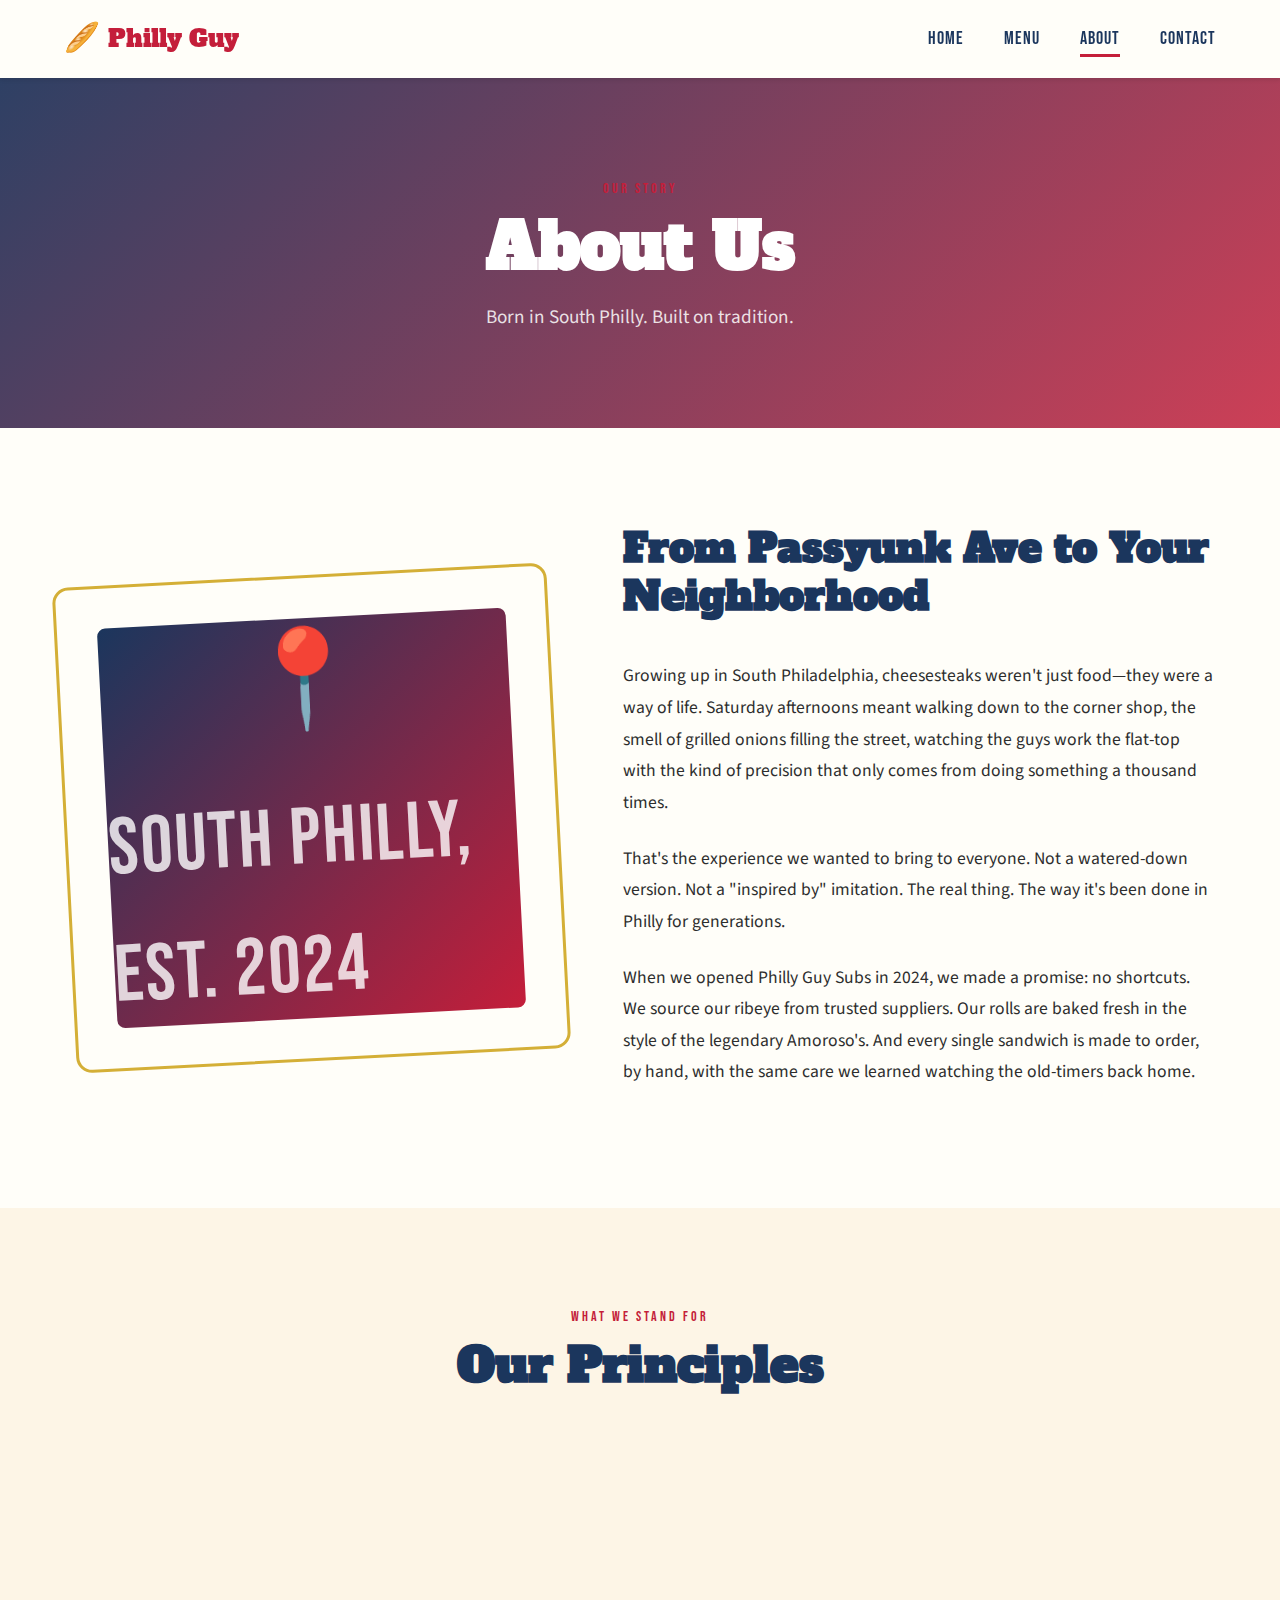
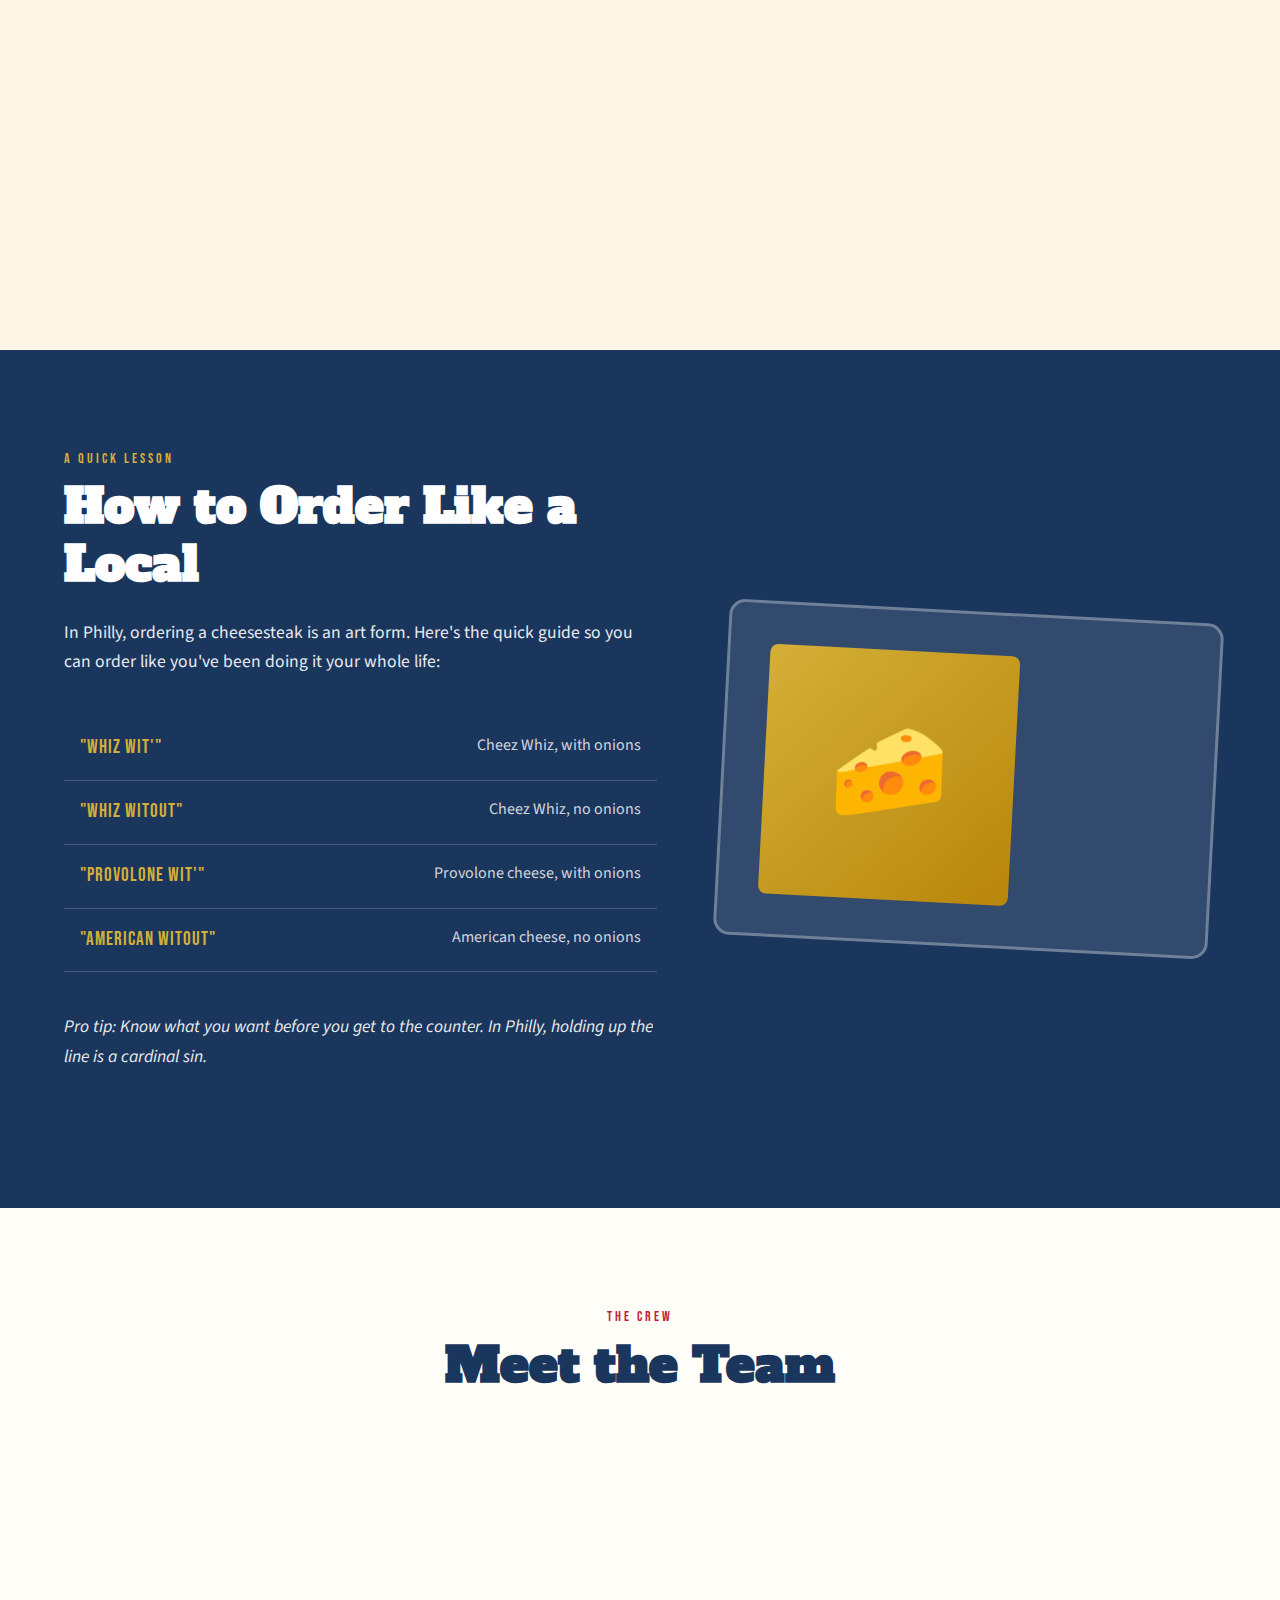
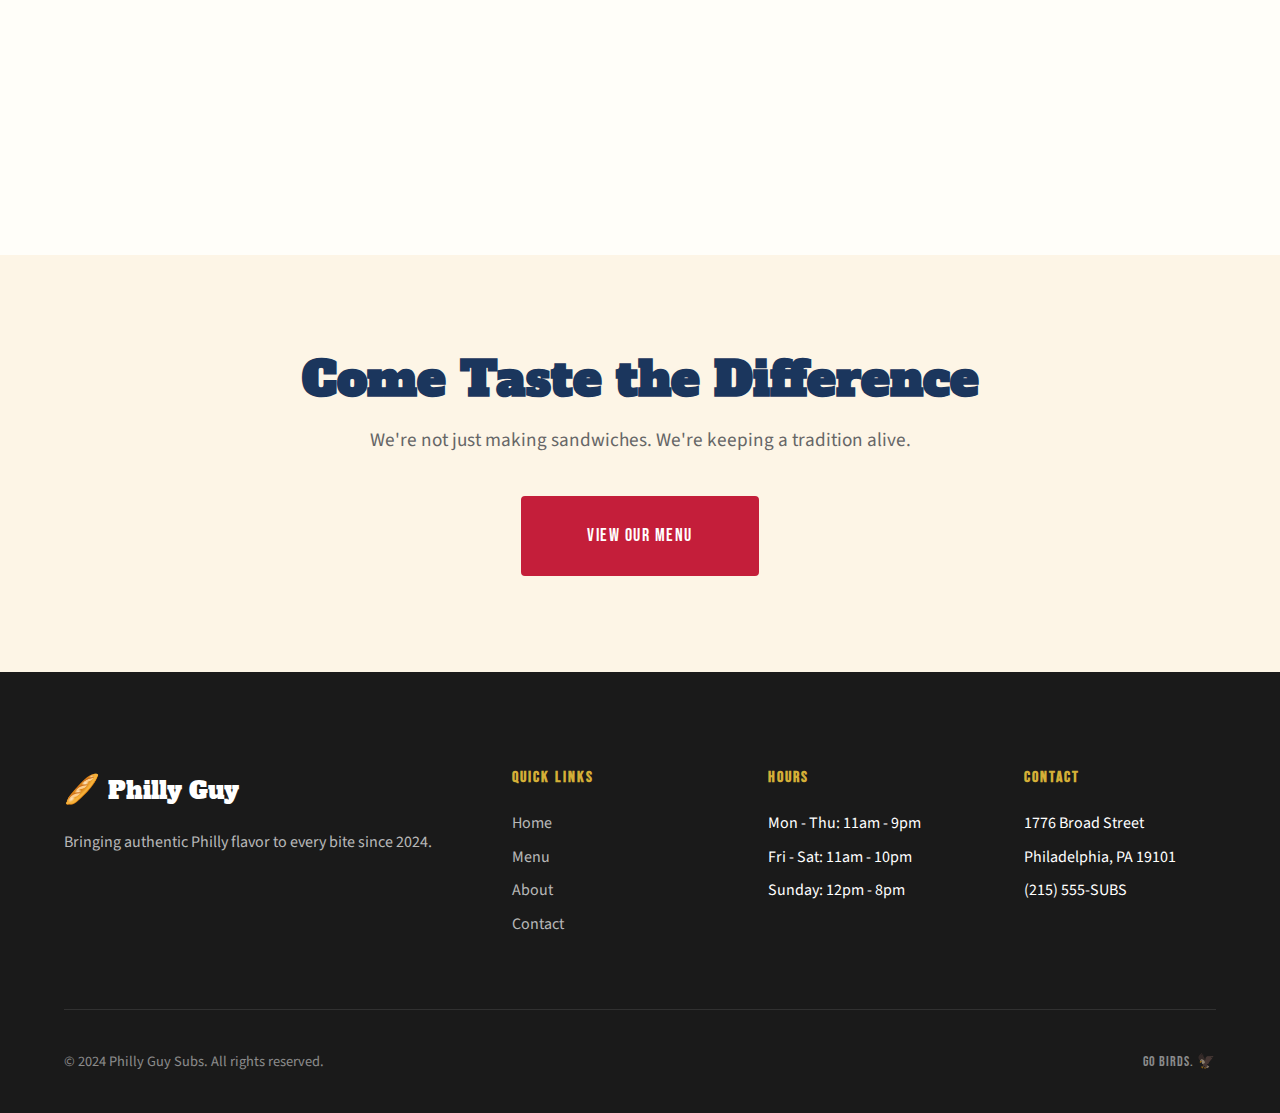
<file: about.html>
<!DOCTYPE html>
<html lang="en">
<head>
    <meta charset="UTF-8">
    <meta name="viewport" content="width=device-width, initial-scale=1.0">
    <title>About | Philly Guy Subs</title>
    <link rel="preconnect" href="https://fonts.googleapis.com">
    <link rel="preconnect" href="https://fonts.gstatic.com" crossorigin>
    <link href="https://fonts.googleapis.com/css2?family=Alfa+Slab+One&family=Bebas+Neue&family=Source+Sans+3:wght@400;600;700&display=swap" rel="stylesheet">
    <link rel="stylesheet" href="styles.css">
</head>
<body>
    <!-- Navigation -->
    <nav class="main-nav">
        <div class="nav-container">
            <a href="index.html" class="logo">
                <span class="logo-icon">🥖</span>
                <span class="logo-text">Philly Guy</span>
            </a>
            <button class="mobile-menu-btn" aria-label="Toggle menu">
                <span></span>
                <span></span>
                <span></span>
            </button>
            <ul class="nav-links">
                <li><a href="index.html">Home</a></li>
                <li><a href="menu.html">Menu</a></li>
                <li><a href="about.html" class="active">About</a></li>
                <li><a href="contact.html">Contact</a></li>
            </ul>
        </div>
    </nav>

    <!-- Page Header -->
    <header class="page-header about-header">
        <div class="page-header-content">
            <span class="section-tag">Our Story</span>
            <h1 class="page-title">About Us</h1>
            <p class="page-subtitle">Born in South Philly. Built on tradition.</p>
        </div>
    </header>

    <!-- About Content -->
    <main class="about-page">
        
        <!-- Story Section -->
        <section class="about-story">
            <div class="container">
                <div class="story-grid">
                    <div class="story-image">
                        <div class="image-frame large">
                            <div class="placeholder-image story-placeholder">
                                <span>📍</span>
                                <small>South Philly, Est. 2024</small>
                            </div>
                        </div>
                    </div>
                    <div class="story-content">
                        <h2 class="story-title">From Passyunk Ave to Your Neighborhood</h2>
                        <div class="story-text">
                            <p>
                                Growing up in South Philadelphia, cheesesteaks weren't just food—they were a way of life. 
                                Saturday afternoons meant walking down to the corner shop, the smell of grilled onions 
                                filling the street, watching the guys work the flat-top with the kind of precision that 
                                only comes from doing something a thousand times.
                            </p>
                            <p>
                                That's the experience we wanted to bring to everyone. Not a watered-down version. Not 
                                a "inspired by" imitation. The real thing. The way it's been done in Philly for generations.
                            </p>
                            <p>
                                When we opened Philly Guy Subs in 2024, we made a promise: no shortcuts. We source our 
                                ribeye from trusted suppliers. Our rolls are baked fresh in the style of the legendary 
                                Amoroso's. And every single sandwich is made to order, by hand, with the same care 
                                we learned watching the old-timers back home.
                            </p>
                        </div>
                    </div>
                </div>
            </div>
        </section>

        <!-- Values Section -->
        <section class="about-values">
            <div class="container">
                <div class="section-header center">
                    <span class="section-tag">What We Stand For</span>
                    <h2 class="section-title">Our Principles</h2>
                </div>
                <div class="values-grid">
                    <div class="value-card">
                        <div class="value-number">01</div>
                        <h3>Authenticity</h3>
                        <p>
                            We don't cut corners. If it's not how they make it in Philly, we don't make it at all. 
                            That means ribeye (never frozen), proper rolls, and the right technique.
                        </p>
                    </div>
                    <div class="value-card">
                        <div class="value-number">02</div>
                        <h3>Freshness</h3>
                        <p>
                            Nothing sits. Nothing waits. Every order is made when you make it. Your cheesesteak 
                            hits the grill the moment you order. That's the only way to do it right.
                        </p>
                    </div>
                    <div class="value-card">
                        <div class="value-number">03</div>
                        <h3>Community</h3>
                        <p>
                            In Philly, the cheesesteak shop is where the neighborhood gathers. We're building that 
                            same sense of community here. Everyone's welcome at our counter.
                        </p>
                    </div>
                    <div class="value-card">
                        <div class="value-number">04</div>
                        <h3>No Pretense</h3>
                        <p>
                            We're not fancy. We're not trying to reinvent the wheel. We're just trying to make 
                            an honest, delicious cheesesteak. That's it. That's the whole mission.
                        </p>
                    </div>
                </div>
            </div>
        </section>

        <!-- The Philly Way Section -->
        <section class="philly-way">
            <div class="container">
                <div class="philly-way-content">
                    <div class="philly-way-text">
                        <span class="section-tag light">A Quick Lesson</span>
                        <h2>How to Order Like a Local</h2>
                        <p>
                            In Philly, ordering a cheesesteak is an art form. Here's the quick guide so you 
                            can order like you've been doing it your whole life:
                        </p>
                        <div class="order-guide">
                            <div class="guide-item">
                                <span class="guide-term">"Whiz Wit'"</span>
                                <span class="guide-meaning">Cheez Whiz, with onions</span>
                            </div>
                            <div class="guide-item">
                                <span class="guide-term">"Whiz Witout"</span>
                                <span class="guide-meaning">Cheez Whiz, no onions</span>
                            </div>
                            <div class="guide-item">
                                <span class="guide-term">"Provolone Wit'"</span>
                                <span class="guide-meaning">Provolone cheese, with onions</span>
                            </div>
                            <div class="guide-item">
                                <span class="guide-term">"American Witout"</span>
                                <span class="guide-meaning">American cheese, no onions</span>
                            </div>
                        </div>
                        <p class="guide-note">
                            Pro tip: Know what you want before you get to the counter. In Philly, 
                            holding up the line is a cardinal sin.
                        </p>
                    </div>
                    <div class="philly-way-image">
                        <div class="image-frame">
                            <div class="placeholder-image">
                                <span>🧀</span>
                            </div>
                        </div>
                    </div>
                </div>
            </div>
        </section>

        <!-- Team Section -->
        <section class="about-team">
            <div class="container">
                <div class="section-header center">
                    <span class="section-tag">The Crew</span>
                    <h2 class="section-title">Meet the Team</h2>
                </div>
                <div class="team-grid">
                    <div class="team-member">
                        <div class="member-photo">
                            <div class="placeholder-avatar">👨‍🍳</div>
                        </div>
                        <h3>Tony M.</h3>
                        <p class="member-role">Founder & Head Chef</p>
                        <p class="member-bio">South Philly born and raised. 20+ years behind the grill.</p>
                    </div>
                    <div class="team-member">
                        <div class="member-photo">
                            <div class="placeholder-avatar">👩‍🍳</div>
                        </div>
                        <h3>Maria S.</h3>
                        <p class="member-role">Co-Owner & Operations</p>
                        <p class="member-bio">Keeps everything running smooth. Don't mess with her system.</p>
                    </div>
                    <div class="team-member">
                        <div class="member-photo">
                            <div class="placeholder-avatar">🧑‍🍳</div>
                        </div>
                        <h3>The Crew</h3>
                        <p class="member-role">Grill Masters</p>
                        <p class="member-bio">The hardest-working team in the game. Family, all of 'em.</p>
                    </div>
                </div>
            </div>
        </section>

        <!-- CTA -->
        <section class="about-cta">
            <div class="container">
                <div class="cta-content">
                    <h2>Come Taste the Difference</h2>
                    <p>We're not just making sandwiches. We're keeping a tradition alive.</p>
                    <a href="menu.html" class="btn btn-primary btn-large">View Our Menu</a>
                </div>
            </div>
        </section>

    </main>

    <!-- Footer -->
    <footer class="main-footer">
        <div class="container">
            <div class="footer-grid">
                <div class="footer-brand">
                    <a href="index.html" class="logo">
                        <span class="logo-icon">🥖</span>
                        <span class="logo-text">Philly Guy</span>
                    </a>
                    <p>Bringing authentic Philly flavor to every bite since 2024.</p>
                </div>
                <div class="footer-links">
                    <h4>Quick Links</h4>
                    <ul>
                        <li><a href="index.html">Home</a></li>
                        <li><a href="menu.html">Menu</a></li>
                        <li><a href="about.html">About</a></li>
                        <li><a href="contact.html">Contact</a></li>
                    </ul>
                </div>
                <div class="footer-hours">
                    <h4>Hours</h4>
                    <ul>
                        <li>Mon - Thu: 11am - 9pm</li>
                        <li>Fri - Sat: 11am - 10pm</li>
                        <li>Sunday: 12pm - 8pm</li>
                    </ul>
                </div>
                <div class="footer-contact">
                    <h4>Contact</h4>
                    <ul>
                        <li>1776 Broad Street</li>
                        <li>Philadelphia, PA 19101</li>
                        <li>(215) 555-SUBS</li>
                    </ul>
                </div>
            </div>
            <div class="footer-bottom">
                <p>&copy; 2024 Philly Guy Subs. All rights reserved.</p>
                <p class="footer-tagline">Go Birds. 🦅</p>
            </div>
        </div>
    </footer>

    <script src="script.js"></script>
</body>
</html>
</file>
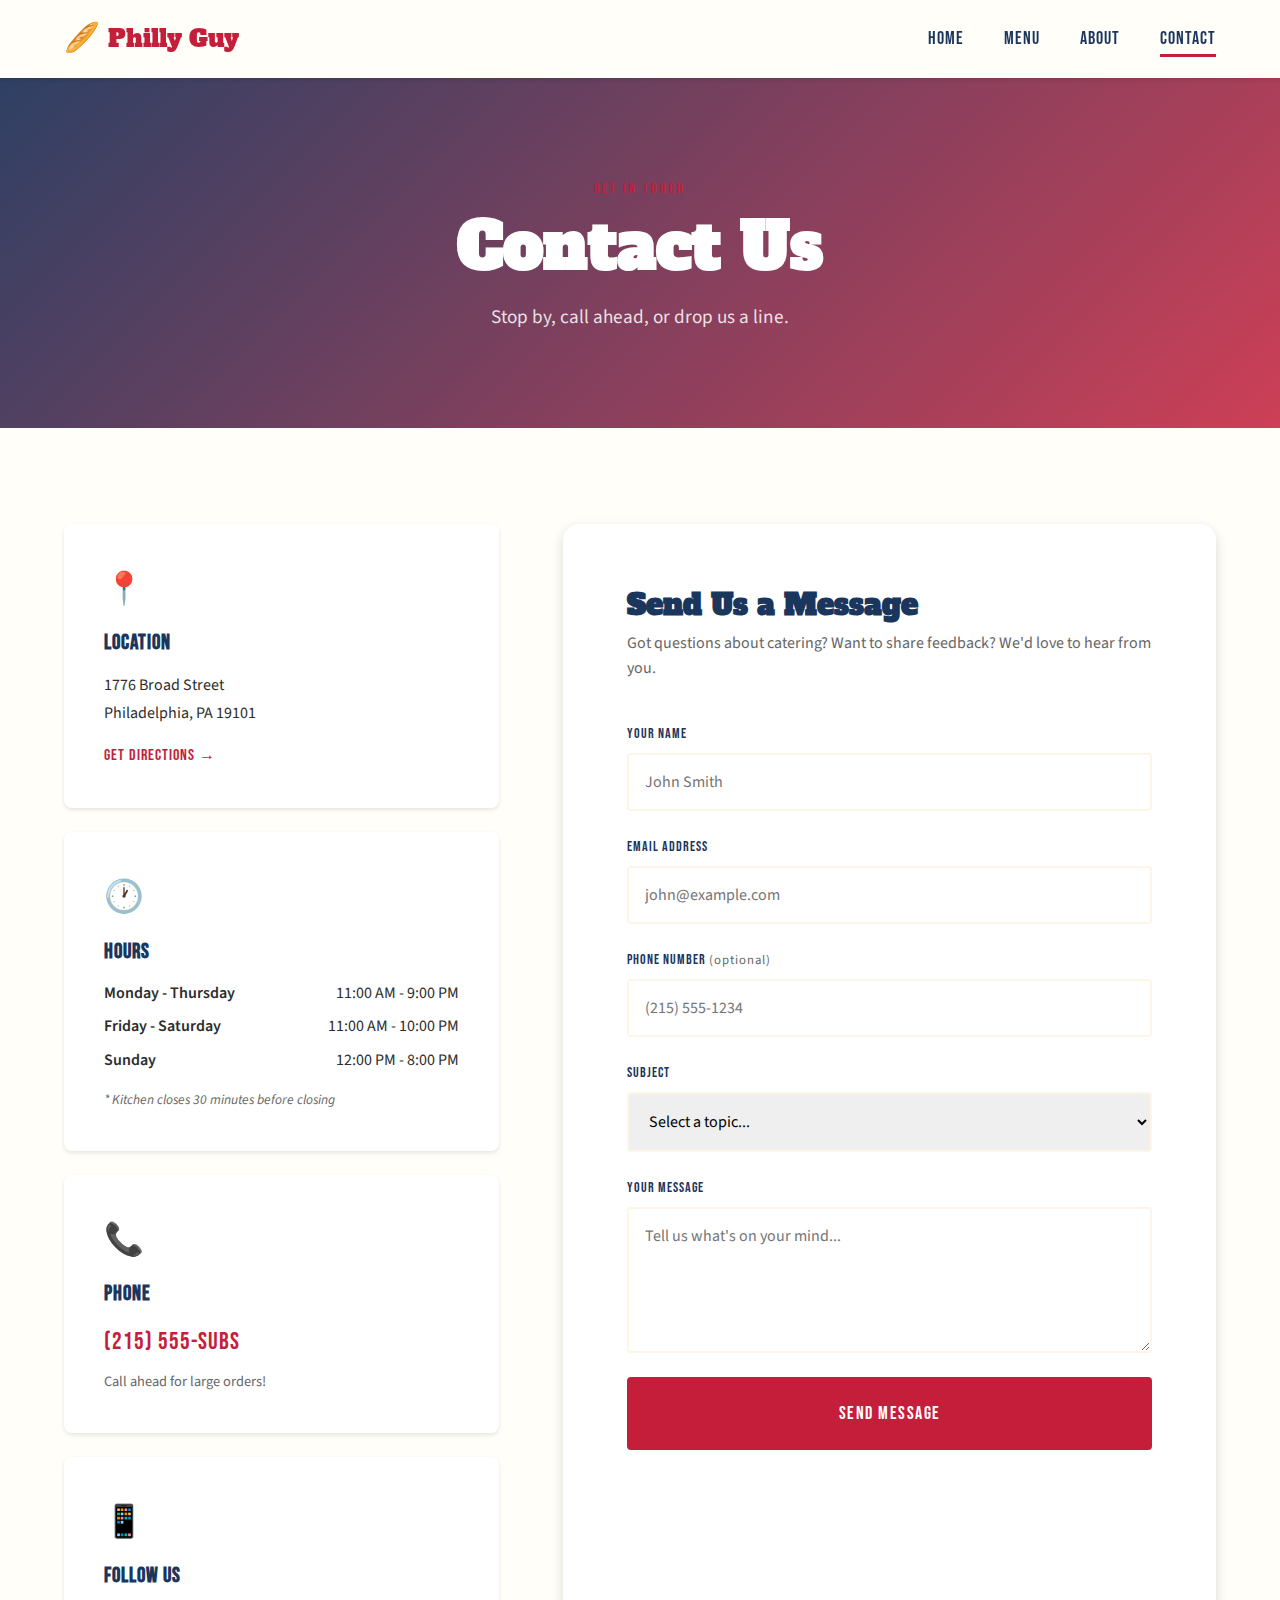
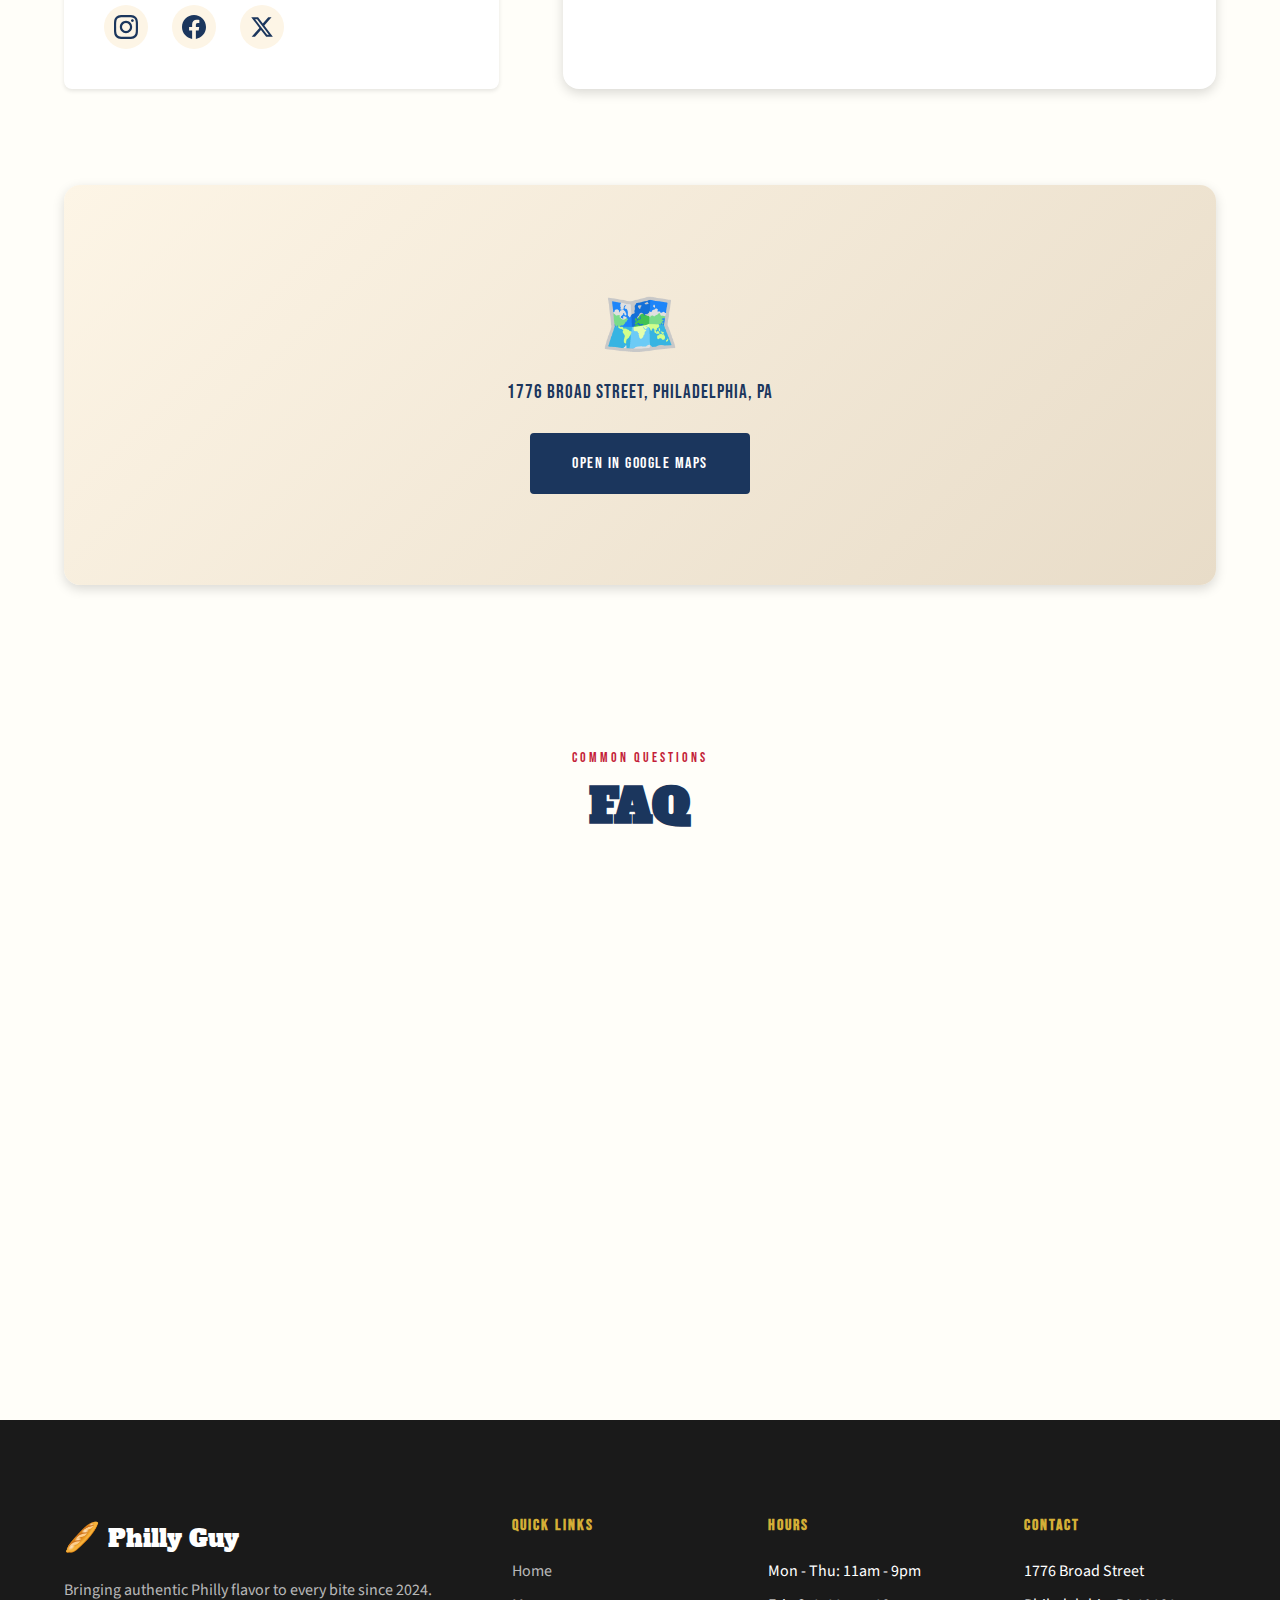
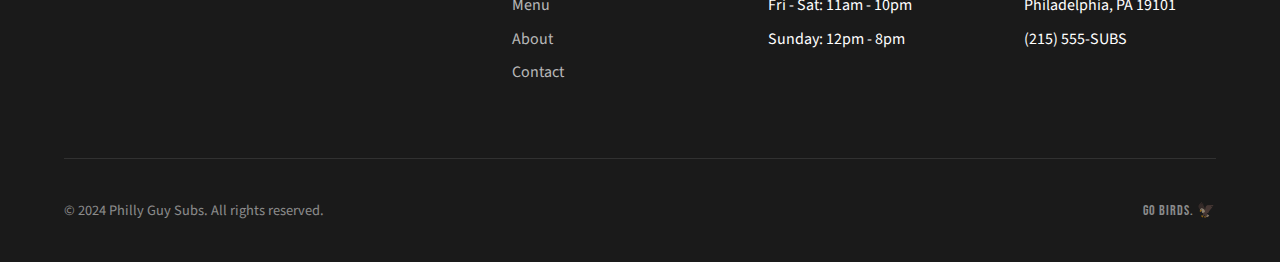
<file: contact.html>
<!DOCTYPE html>
<html lang="en">
<head>
    <meta charset="UTF-8">
    <meta name="viewport" content="width=device-width, initial-scale=1.0">
    <title>Contact | Philly Guy Subs</title>
    <link rel="preconnect" href="https://fonts.googleapis.com">
    <link rel="preconnect" href="https://fonts.gstatic.com" crossorigin>
    <link href="https://fonts.googleapis.com/css2?family=Alfa+Slab+One&family=Bebas+Neue&family=Source+Sans+3:wght@400;600;700&display=swap" rel="stylesheet">
    <link rel="stylesheet" href="styles.css">
</head>
<body>
    <!-- Navigation -->
    <nav class="main-nav">
        <div class="nav-container">
            <a href="index.html" class="logo">
                <span class="logo-icon">🥖</span>
                <span class="logo-text">Philly Guy</span>
            </a>
            <button class="mobile-menu-btn" aria-label="Toggle menu">
                <span></span>
                <span></span>
                <span></span>
            </button>
            <ul class="nav-links">
                <li><a href="index.html">Home</a></li>
                <li><a href="menu.html">Menu</a></li>
                <li><a href="about.html">About</a></li>
                <li><a href="contact.html" class="active">Contact</a></li>
            </ul>
        </div>
    </nav>

    <!-- Page Header -->
    <header class="page-header contact-header">
        <div class="page-header-content">
            <span class="section-tag">Get In Touch</span>
            <h1 class="page-title">Contact Us</h1>
            <p class="page-subtitle">Stop by, call ahead, or drop us a line.</p>
        </div>
    </header>

    <!-- Contact Content -->
    <main class="contact-page">
        <div class="container">
            <div class="contact-grid">
                
                <!-- Contact Info -->
                <div class="contact-info">
                    <div class="info-card location-card">
                        <div class="info-icon">📍</div>
                        <h3>Location</h3>
                        <address>
                            1776 Broad Street<br>
                            Philadelphia, PA 19101
                        </address>
                        <a href="https://maps.google.com" target="_blank" rel="noopener" class="directions-link">
                            Get Directions →
                        </a>
                    </div>

                    <div class="info-card hours-card">
                        <div class="info-icon">🕐</div>
                        <h3>Hours</h3>
                        <div class="hours-list">
                            <div class="hours-row">
                                <span class="day">Monday - Thursday</span>
                                <span class="time">11:00 AM - 9:00 PM</span>
                            </div>
                            <div class="hours-row">
                                <span class="day">Friday - Saturday</span>
                                <span class="time">11:00 AM - 10:00 PM</span>
                            </div>
                            <div class="hours-row">
                                <span class="day">Sunday</span>
                                <span class="time">12:00 PM - 8:00 PM</span>
                            </div>
                        </div>
                        <p class="hours-note">* Kitchen closes 30 minutes before closing</p>
                    </div>

                    <div class="info-card phone-card">
                        <div class="info-icon">📞</div>
                        <h3>Phone</h3>
                        <a href="tel:+12155557827" class="phone-number">(215) 555-SUBS</a>
                        <p class="phone-note">Call ahead for large orders!</p>
                    </div>

                    <div class="info-card social-card">
                        <div class="info-icon">📱</div>
                        <h3>Follow Us</h3>
                        <div class="social-links">
                            <a href="#" class="social-link" aria-label="Instagram">
                                <svg viewBox="0 0 24 24" fill="currentColor" width="24" height="24">
                                    <path d="M12 2.163c3.204 0 3.584.012 4.85.07 3.252.148 4.771 1.691 4.919 4.919.058 1.265.069 1.645.069 4.849 0 3.205-.012 3.584-.069 4.849-.149 3.225-1.664 4.771-4.919 4.919-1.266.058-1.644.07-4.85.07-3.204 0-3.584-.012-4.849-.07-3.26-.149-4.771-1.699-4.919-4.92-.058-1.265-.07-1.644-.07-4.849 0-3.204.013-3.583.07-4.849.149-3.227 1.664-4.771 4.919-4.919 1.266-.057 1.645-.069 4.849-.069zm0-2.163c-3.259 0-3.667.014-4.947.072-4.358.2-6.78 2.618-6.98 6.98-.059 1.281-.073 1.689-.073 4.948 0 3.259.014 3.668.072 4.948.2 4.358 2.618 6.78 6.98 6.98 1.281.058 1.689.072 4.948.072 3.259 0 3.668-.014 4.948-.072 4.354-.2 6.782-2.618 6.979-6.98.059-1.28.073-1.689.073-4.948 0-3.259-.014-3.667-.072-4.947-.196-4.354-2.617-6.78-6.979-6.98-1.281-.059-1.69-.073-4.949-.073zm0 5.838c-3.403 0-6.162 2.759-6.162 6.162s2.759 6.163 6.162 6.163 6.162-2.759 6.162-6.163c0-3.403-2.759-6.162-6.162-6.162zm0 10.162c-2.209 0-4-1.79-4-4 0-2.209 1.791-4 4-4s4 1.791 4 4c0 2.21-1.791 4-4 4zm6.406-11.845c-.796 0-1.441.645-1.441 1.44s.645 1.44 1.441 1.44c.795 0 1.439-.645 1.439-1.44s-.644-1.44-1.439-1.44z"/>
                                </svg>
                            </a>
                            <a href="#" class="social-link" aria-label="Facebook">
                                <svg viewBox="0 0 24 24" fill="currentColor" width="24" height="24">
                                    <path d="M24 12.073c0-6.627-5.373-12-12-12s-12 5.373-12 12c0 5.99 4.388 10.954 10.125 11.854v-8.385H7.078v-3.47h3.047V9.43c0-3.007 1.792-4.669 4.533-4.669 1.312 0 2.686.235 2.686.235v2.953H15.83c-1.491 0-1.956.925-1.956 1.874v2.25h3.328l-.532 3.47h-2.796v8.385C19.612 23.027 24 18.062 24 12.073z"/>
                                </svg>
                            </a>
                            <a href="#" class="social-link" aria-label="Twitter/X">
                                <svg viewBox="0 0 24 24" fill="currentColor" width="24" height="24">
                                    <path d="M18.244 2.25h3.308l-7.227 8.26 8.502 11.24H16.17l-5.214-6.817L4.99 21.75H1.68l7.73-8.835L1.254 2.25H8.08l4.713 6.231zm-1.161 17.52h1.833L7.084 4.126H5.117z"/>
                                </svg>
                            </a>
                        </div>
                    </div>
                </div>

                <!-- Contact Form -->
                <div class="contact-form-wrapper">
                    <div class="form-header">
                        <h2>Send Us a Message</h2>
                        <p>Got questions about catering? Want to share feedback? We'd love to hear from you.</p>
                    </div>
                    <form class="contact-form" id="contactForm">
                        <div class="form-group">
                            <label for="name">Your Name</label>
                            <input type="text" id="name" name="name" required placeholder="John Smith">
                        </div>
                        <div class="form-group">
                            <label for="email">Email Address</label>
                            <input type="email" id="email" name="email" required placeholder="john@example.com">
                        </div>
                        <div class="form-group">
                            <label for="phone">Phone Number <span class="optional">(optional)</span></label>
                            <input type="tel" id="phone" name="phone" placeholder="(215) 555-1234">
                        </div>
                        <div class="form-group">
                            <label for="subject">Subject</label>
                            <select id="subject" name="subject" required>
                                <option value="">Select a topic...</option>
                                <option value="general">General Inquiry</option>
                                <option value="catering">Catering Request</option>
                                <option value="feedback">Feedback</option>
                                <option value="careers">Careers</option>
                                <option value="other">Other</option>
                            </select>
                        </div>
                        <div class="form-group">
                            <label for="message">Your Message</label>
                            <textarea id="message" name="message" rows="5" required placeholder="Tell us what's on your mind..."></textarea>
                        </div>
                        <button type="submit" class="btn btn-primary btn-large btn-full">Send Message</button>
                    </form>
                    <div class="form-success" id="formSuccess">
                        <div class="success-icon">✓</div>
                        <h3>Message Sent!</h3>
                        <p>Thanks for reaching out. We'll get back to you within 24 hours.</p>
                    </div>
                </div>

            </div>

            <!-- Map Section -->
            <section class="map-section">
                <div class="map-container">
                    <div class="map-placeholder">
                        <div class="map-overlay">
                            <span class="map-icon">🗺️</span>
                            <p>1776 Broad Street, Philadelphia, PA</p>
                            <a href="https://maps.google.com" target="_blank" rel="noopener" class="btn btn-secondary">
                                Open in Google Maps
                            </a>
                        </div>
                    </div>
                </div>
            </section>

            <!-- FAQ Section -->
            <section class="faq-section">
                <div class="section-header center">
                    <span class="section-tag">Common Questions</span>
                    <h2 class="section-title">FAQ</h2>
                </div>
                <div class="faq-grid">
                    <div class="faq-item">
                        <h3>Do you do catering?</h3>
                        <p>Absolutely! We cater events of all sizes. Contact us at least 48 hours in advance for orders over 20 sandwiches.</p>
                    </div>
                    <div class="faq-item">
                        <h3>Do you offer delivery?</h3>
                        <p>We're available on DoorDash, Uber Eats, and Grubhub. For large orders, call us directly for special arrangements.</p>
                    </div>
                    <div class="faq-item">
                        <h3>Are there vegetarian options?</h3>
                        <p>Yes! Our Veggie Hoagie is a customer favorite. We can also make any cheesesteak with extra veggies, no meat.</p>
                    </div>
                    <div class="faq-item">
                        <h3>What type of cheese do you use?</h3>
                        <p>We offer three classic options: Cheez Whiz (the Philly way), Provolone, and American. Each made fresh on every order.</p>
                    </div>
                    <div class="faq-item">
                        <h3>Can I call in my order?</h3>
                        <p>Yes! Call (215) 555-SUBS and we'll have your order ready when you arrive. Perfect for lunch rush.</p>
                    </div>
                    <div class="faq-item">
                        <h3>Do you have gluten-free options?</h3>
                        <p>We don't currently offer gluten-free rolls, but we can serve any of our cheesesteaks in a bowl without the bread.</p>
                    </div>
                </div>
            </section>

        </div>
    </main>

    <!-- Footer -->
    <footer class="main-footer">
        <div class="container">
            <div class="footer-grid">
                <div class="footer-brand">
                    <a href="index.html" class="logo">
                        <span class="logo-icon">🥖</span>
                        <span class="logo-text">Philly Guy</span>
                    </a>
                    <p>Bringing authentic Philly flavor to every bite since 2024.</p>
                </div>
                <div class="footer-links">
                    <h4>Quick Links</h4>
                    <ul>
                        <li><a href="index.html">Home</a></li>
                        <li><a href="menu.html">Menu</a></li>
                        <li><a href="about.html">About</a></li>
                        <li><a href="contact.html">Contact</a></li>
                    </ul>
                </div>
                <div class="footer-hours">
                    <h4>Hours</h4>
                    <ul>
                        <li>Mon - Thu: 11am - 9pm</li>
                        <li>Fri - Sat: 11am - 10pm</li>
                        <li>Sunday: 12pm - 8pm</li>
                    </ul>
                </div>
                <div class="footer-contact">
                    <h4>Contact</h4>
                    <ul>
                        <li>1776 Broad Street</li>
                        <li>Philadelphia, PA 19101</li>
                        <li>(215) 555-SUBS</li>
                    </ul>
                </div>
            </div>
            <div class="footer-bottom">
                <p>&copy; 2024 Philly Guy Subs. All rights reserved.</p>
                <p class="footer-tagline">Go Birds. 🦅</p>
            </div>
        </div>
    </footer>

    <script src="script.js"></script>
</body>
</html>
</file>
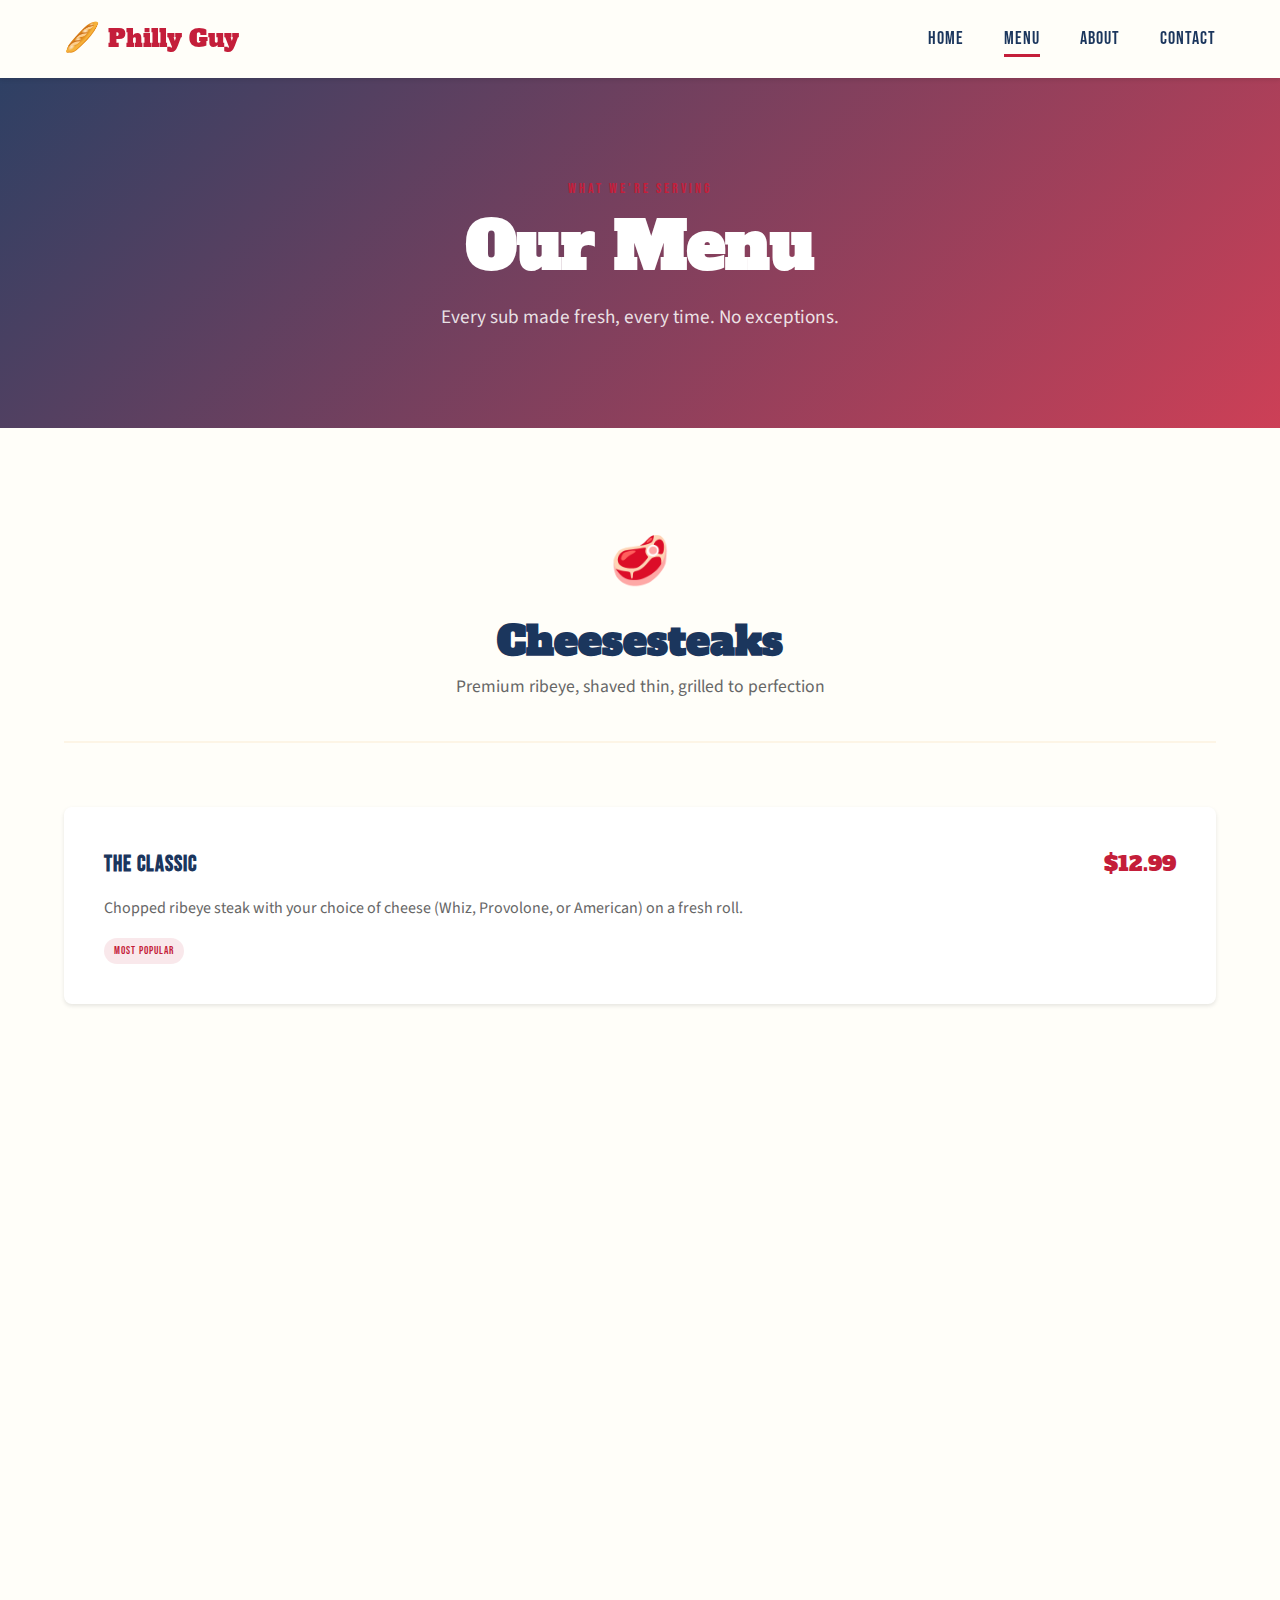
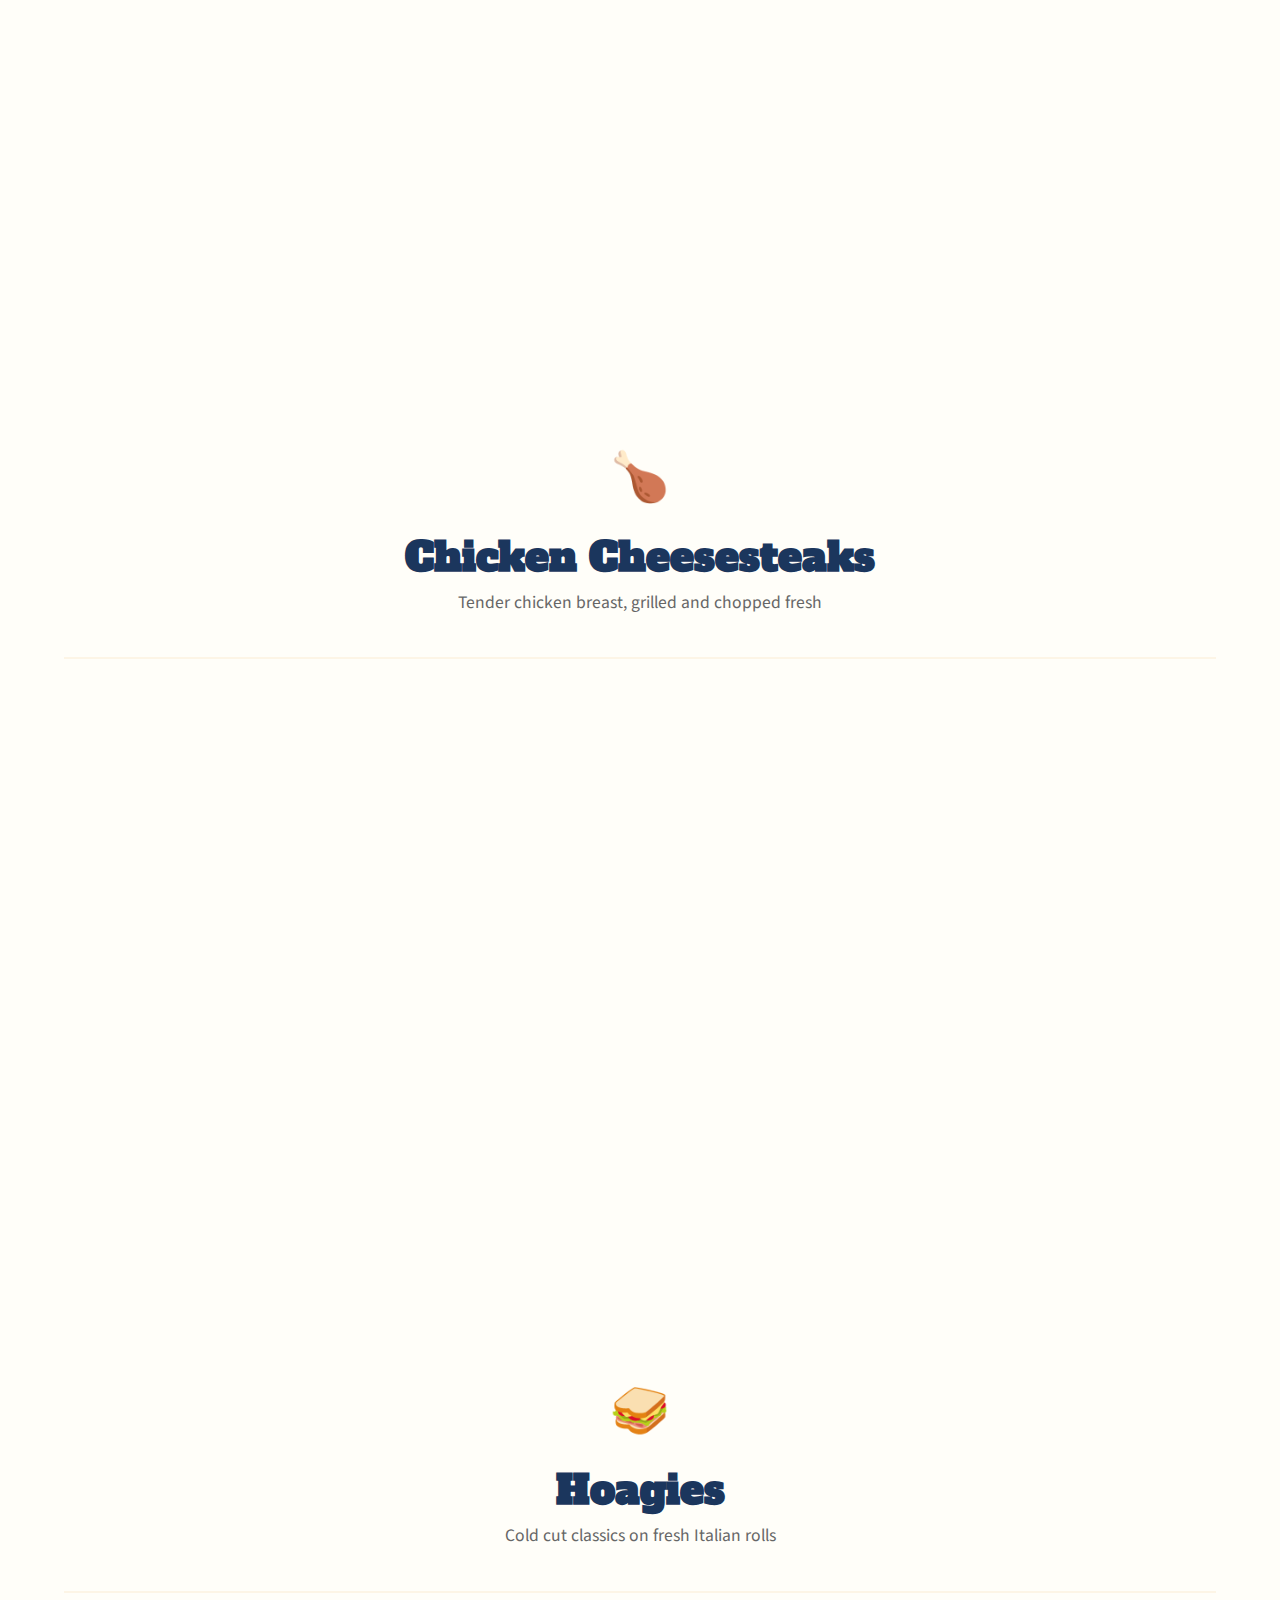
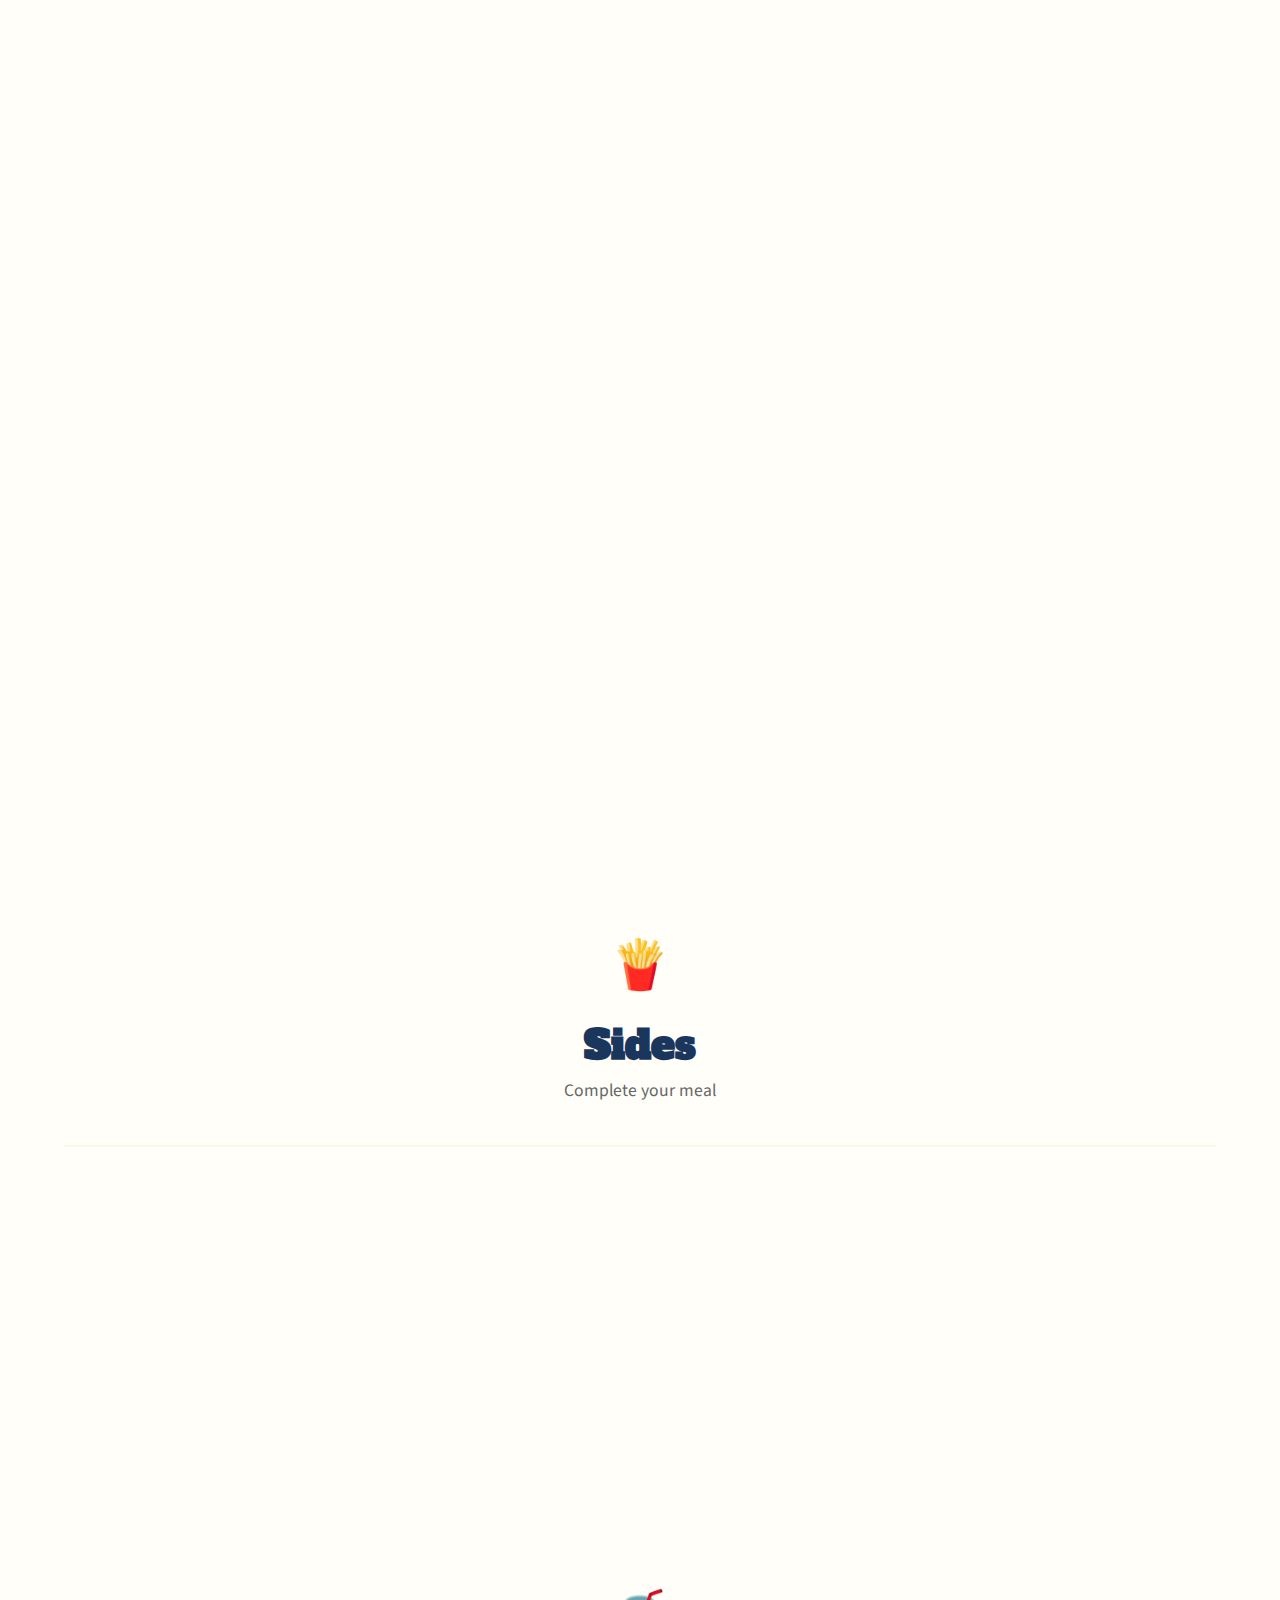
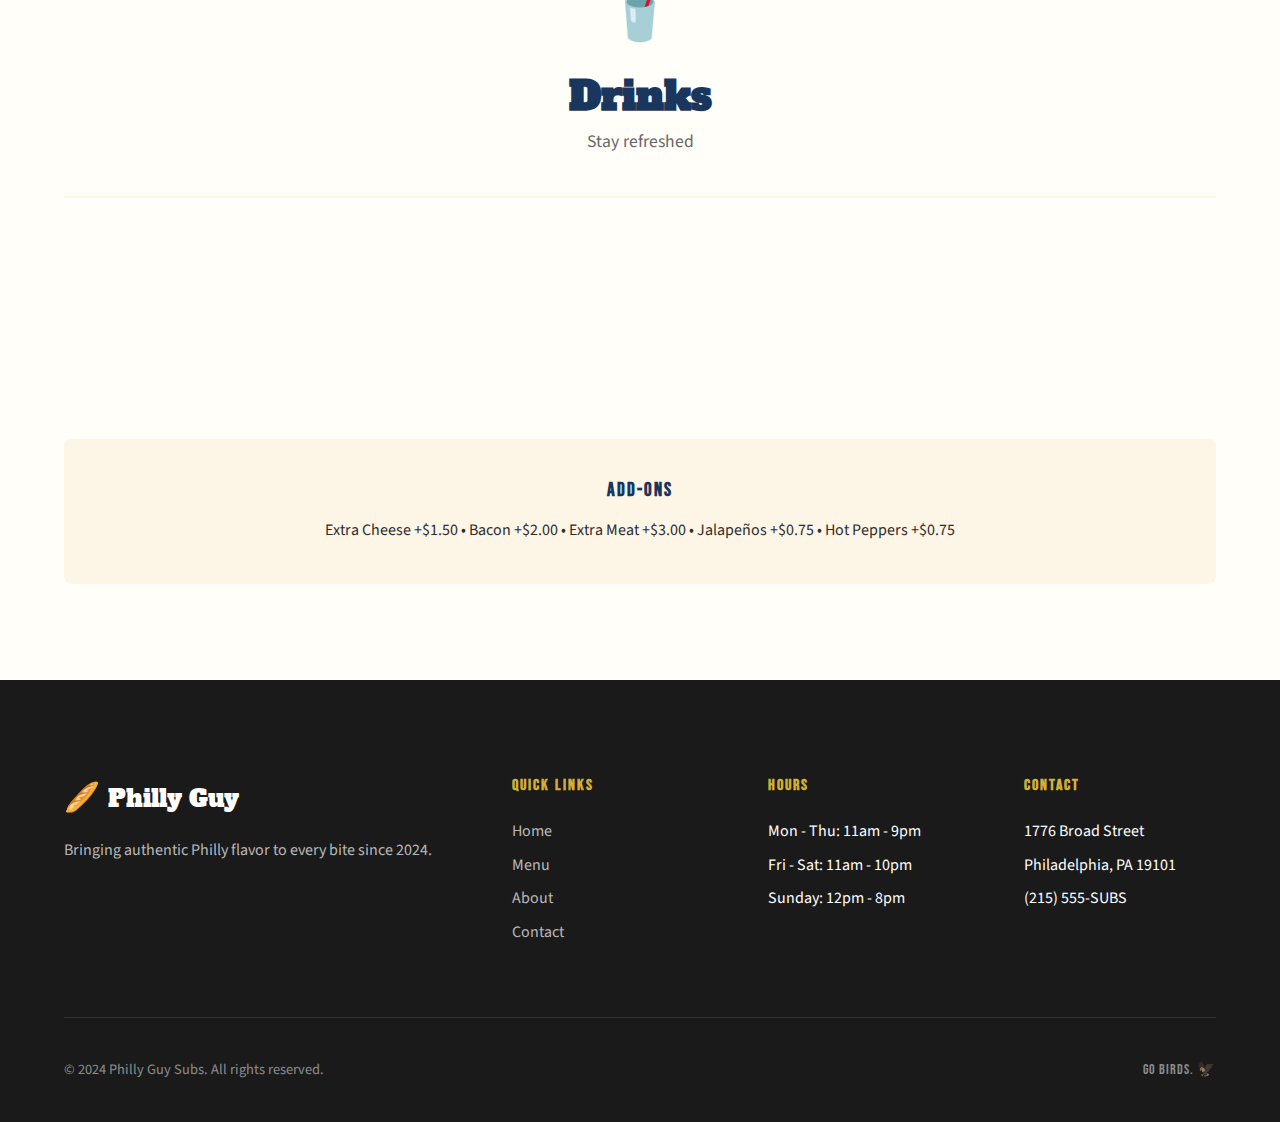
<file: menu.html>
<!DOCTYPE html>
<html lang="en">
<head>
    <meta charset="UTF-8">
    <meta name="viewport" content="width=device-width, initial-scale=1.0">
    <title>Menu | Philly Guy Subs</title>
    <link rel="preconnect" href="https://fonts.googleapis.com">
    <link rel="preconnect" href="https://fonts.gstatic.com" crossorigin>
    <link href="https://fonts.googleapis.com/css2?family=Alfa+Slab+One&family=Bebas+Neue&family=Source+Sans+3:wght@400;600;700&display=swap" rel="stylesheet">
    <link rel="stylesheet" href="styles.css">
</head>
<body>
    <!-- Navigation -->
    <nav class="main-nav">
        <div class="nav-container">
            <a href="index.html" class="logo">
                <span class="logo-icon">🥖</span>
                <span class="logo-text">Philly Guy</span>
            </a>
            <button class="mobile-menu-btn" aria-label="Toggle menu">
                <span></span>
                <span></span>
                <span></span>
            </button>
            <ul class="nav-links">
                <li><a href="index.html">Home</a></li>
                <li><a href="menu.html" class="active">Menu</a></li>
                <li><a href="about.html">About</a></li>
                <li><a href="contact.html">Contact</a></li>
            </ul>
        </div>
    </nav>

    <!-- Page Header -->
    <header class="page-header">
        <div class="page-header-content">
            <span class="section-tag">What We're Serving</span>
            <h1 class="page-title">Our Menu</h1>
            <p class="page-subtitle">Every sub made fresh, every time. No exceptions.</p>
        </div>
    </header>

    <!-- Menu Content -->
    <main class="menu-page">
        <div class="container">
            
            <!-- Cheesesteaks -->
            <section class="menu-category">
                <div class="category-header">
                    <div class="category-icon">🥩</div>
                    <h2 class="category-title">Cheesesteaks</h2>
                    <p class="category-desc">Premium ribeye, shaved thin, grilled to perfection</p>
                </div>
                <div class="menu-items">
                    <article class="menu-item">
                        <div class="item-header">
                            <h3 class="item-name">The Classic</h3>
                            <span class="item-price">$12.99</span>
                        </div>
                        <p class="item-description">Chopped ribeye steak with your choice of cheese (Whiz, Provolone, or American) on a fresh roll.</p>
                        <div class="item-tags">
                            <span class="tag popular">Most Popular</span>
                        </div>
                    </article>
                    <article class="menu-item featured">
                        <div class="featured-badge">⭐ SIGNATURE</div>
                        <div class="item-header">
                            <h3 class="item-name">The Philly Guy Special</h3>
                            <span class="item-price">$14.99</span>
                        </div>
                        <p class="item-description">Chopped ribeye, caramelized onions, sautéed mushrooms, sweet peppers, and your choice of cheese.</p>
                        <div class="item-tags">
                            <span class="tag staff-pick">Staff Pick</span>
                        </div>
                    </article>
                    <article class="menu-item">
                        <div class="item-header">
                            <h3 class="item-name">Whiz Wit'</h3>
                            <span class="item-price">$13.49</span>
                        </div>
                        <p class="item-description">The South Philly classic. Ribeye steak, Cheez Whiz, and grilled onions. The way it was meant to be.</p>
                    </article>
                    <article class="menu-item">
                        <div class="item-header">
                            <h3 class="item-name">Mushroom Steak</h3>
                            <span class="item-price">$13.99</span>
                        </div>
                        <p class="item-description">Ribeye steak loaded with sautéed mushrooms and your choice of cheese.</p>
                    </article>
                    <article class="menu-item">
                        <div class="item-header">
                            <h3 class="item-name">Pepper Steak</h3>
                            <span class="item-price">$13.99</span>
                        </div>
                        <p class="item-description">Ribeye steak with sweet bell peppers, hot peppers, and your choice of cheese.</p>
                    </article>
                    <article class="menu-item">
                        <div class="item-header">
                            <h3 class="item-name">Pizza Steak</h3>
                            <span class="item-price">$14.49</span>
                        </div>
                        <p class="item-description">Ribeye steak smothered in marinara sauce and melted mozzarella cheese.</p>
                    </article>
                </div>
            </section>

            <!-- Chicken Cheesesteaks -->
            <section class="menu-category">
                <div class="category-header">
                    <div class="category-icon">🍗</div>
                    <h2 class="category-title">Chicken Cheesesteaks</h2>
                    <p class="category-desc">Tender chicken breast, grilled and chopped fresh</p>
                </div>
                <div class="menu-items">
                    <article class="menu-item">
                        <div class="item-header">
                            <h3 class="item-name">Classic Chicken</h3>
                            <span class="item-price">$11.99</span>
                        </div>
                        <p class="item-description">Grilled chicken breast with your choice of cheese on a fresh roll.</p>
                    </article>
                    <article class="menu-item">
                        <div class="item-header">
                            <h3 class="item-name">Buffalo Chicken</h3>
                            <span class="item-price">$12.99</span>
                        </div>
                        <p class="item-description">Grilled chicken tossed in buffalo sauce with blue cheese crumbles and American cheese.</p>
                        <div class="item-tags">
                            <span class="tag spicy">🔥 Spicy</span>
                        </div>
                    </article>
                    <article class="menu-item">
                        <div class="item-header">
                            <h3 class="item-name">Chicken California</h3>
                            <span class="item-price">$13.49</span>
                        </div>
                        <p class="item-description">Grilled chicken with bacon, lettuce, tomato, and ranch dressing.</p>
                    </article>
                </div>
            </section>

            <!-- Hoagies -->
            <section class="menu-category">
                <div class="category-header">
                    <div class="category-icon">🥪</div>
                    <h2 class="category-title">Hoagies</h2>
                    <p class="category-desc">Cold cut classics on fresh Italian rolls</p>
                </div>
                <div class="menu-items">
                    <article class="menu-item">
                        <div class="item-header">
                            <h3 class="item-name">Italian Hoagie</h3>
                            <span class="item-price">$11.99</span>
                        </div>
                        <p class="item-description">Capicola, salami, ham, provolone, lettuce, tomato, onion, oil, vinegar, and oregano.</p>
                        <div class="item-tags">
                            <span class="tag popular">Fan Favorite</span>
                        </div>
                    </article>
                    <article class="menu-item">
                        <div class="item-header">
                            <h3 class="item-name">Turkey Hoagie</h3>
                            <span class="item-price">$10.99</span>
                        </div>
                        <p class="item-description">Sliced turkey breast, provolone, lettuce, tomato, onion, and mayo.</p>
                    </article>
                    <article class="menu-item">
                        <div class="item-header">
                            <h3 class="item-name">Roast Beef Hoagie</h3>
                            <span class="item-price">$12.49</span>
                        </div>
                        <p class="item-description">Thinly sliced roast beef, provolone, lettuce, tomato, onion, and horseradish mayo.</p>
                    </article>
                    <article class="menu-item">
                        <div class="item-header">
                            <h3 class="item-name">Veggie Hoagie</h3>
                            <span class="item-price">$9.99</span>
                        </div>
                        <p class="item-description">Provolone, American cheese, lettuce, tomato, onion, sweet peppers, oil, and vinegar.</p>
                        <div class="item-tags">
                            <span class="tag vegetarian">🌱 Vegetarian</span>
                        </div>
                    </article>
                </div>
            </section>

            <!-- Sides -->
            <section class="menu-category">
                <div class="category-header">
                    <div class="category-icon">🍟</div>
                    <h2 class="category-title">Sides</h2>
                    <p class="category-desc">Complete your meal</p>
                </div>
                <div class="menu-items sides-grid">
                    <article class="menu-item side-item">
                        <div class="item-header">
                            <h3 class="item-name">Fresh-Cut Fries</h3>
                            <span class="item-price">$4.49</span>
                        </div>
                    </article>
                    <article class="menu-item side-item">
                        <div class="item-header">
                            <h3 class="item-name">Cheese Fries</h3>
                            <span class="item-price">$5.99</span>
                        </div>
                    </article>
                    <article class="menu-item side-item">
                        <div class="item-header">
                            <h3 class="item-name">Bacon Cheese Fries</h3>
                            <span class="item-price">$7.49</span>
                        </div>
                    </article>
                    <article class="menu-item side-item">
                        <div class="item-header">
                            <h3 class="item-name">Onion Rings</h3>
                            <span class="item-price">$5.49</span>
                        </div>
                    </article>
                    <article class="menu-item side-item">
                        <div class="item-header">
                            <h3 class="item-name">Mozzarella Sticks</h3>
                            <span class="item-price">$6.99</span>
                        </div>
                    </article>
                    <article class="menu-item side-item">
                        <div class="item-header">
                            <h3 class="item-name">Chicken Fingers</h3>
                            <span class="item-price">$7.99</span>
                        </div>
                    </article>
                </div>
            </section>

            <!-- Drinks -->
            <section class="menu-category">
                <div class="category-header">
                    <div class="category-icon">🥤</div>
                    <h2 class="category-title">Drinks</h2>
                    <p class="category-desc">Stay refreshed</p>
                </div>
                <div class="menu-items sides-grid">
                    <article class="menu-item side-item">
                        <div class="item-header">
                            <h3 class="item-name">Fountain Soda</h3>
                            <span class="item-price">$2.49</span>
                        </div>
                    </article>
                    <article class="menu-item side-item">
                        <div class="item-header">
                            <h3 class="item-name">Bottled Water</h3>
                            <span class="item-price">$1.99</span>
                        </div>
                    </article>
                    <article class="menu-item side-item">
                        <div class="item-header">
                            <h3 class="item-name">Fresh Lemonade</h3>
                            <span class="item-price">$3.49</span>
                        </div>
                    </article>
                    <article class="menu-item side-item">
                        <div class="item-header">
                            <h3 class="item-name">Iced Tea</h3>
                            <span class="item-price">$2.49</span>
                        </div>
                    </article>
                </div>
            </section>

            <!-- Add-ons Note -->
            <section class="menu-note">
                <h3>Add-Ons</h3>
                <p>Extra Cheese +$1.50 • Bacon +$2.00 • Extra Meat +$3.00 • Jalapeños +$0.75 • Hot Peppers +$0.75</p>
            </section>

        </div>
    </main>

    <!-- Footer -->
    <footer class="main-footer">
        <div class="container">
            <div class="footer-grid">
                <div class="footer-brand">
                    <a href="index.html" class="logo">
                        <span class="logo-icon">🥖</span>
                        <span class="logo-text">Philly Guy</span>
                    </a>
                    <p>Bringing authentic Philly flavor to every bite since 2024.</p>
                </div>
                <div class="footer-links">
                    <h4>Quick Links</h4>
                    <ul>
                        <li><a href="index.html">Home</a></li>
                        <li><a href="menu.html">Menu</a></li>
                        <li><a href="about.html">About</a></li>
                        <li><a href="contact.html">Contact</a></li>
                    </ul>
                </div>
                <div class="footer-hours">
                    <h4>Hours</h4>
                    <ul>
                        <li>Mon - Thu: 11am - 9pm</li>
                        <li>Fri - Sat: 11am - 10pm</li>
                        <li>Sunday: 12pm - 8pm</li>
                    </ul>
                </div>
                <div class="footer-contact">
                    <h4>Contact</h4>
                    <ul>
                        <li>1776 Broad Street</li>
                        <li>Philadelphia, PA 19101</li>
                        <li>(215) 555-SUBS</li>
                    </ul>
                </div>
            </div>
            <div class="footer-bottom">
                <p>&copy; 2024 Philly Guy Subs. All rights reserved.</p>
                <p class="footer-tagline">Go Birds. 🦅</p>
            </div>
        </div>
    </footer>

    <script src="script.js"></script>
</body>
</html>
</file>
<file: styles.css>
/* ===================================
   PHILLY GUY SUBS - MAIN STYLESHEET
   Classic Philly Aesthetic
   =================================== */

/* CSS Variables */
:root {
    /* Colors - Classic Philly Palette */
    --color-primary: #C41E3A;
    --color-primary-dark: #9A1829;
    --color-secondary: #1B365D;
    --color-accent: #D4AF37;
    --color-cream: #FDF5E6;
    --color-warm-white: #FFFEF9;
    --color-dark: #1A1A1A;
    --color-text: #2D2D2D;
    --color-text-light: #666666;
    --color-success: #2E7D32;

    /* Typography */
    --font-display: 'Alfa Slab One', serif;
    --font-heading: 'Bebas Neue', sans-serif;
    --font-body: 'Source Sans 3', sans-serif;

    /* Spacing */
    --space-xs: 0.5rem;
    --space-sm: 1rem;
    --space-md: 1.5rem;
    --space-lg: 2.5rem;
    --space-xl: 4rem;
    --space-xxl: 6rem;

    /* Border Radius */
    --radius-sm: 4px;
    --radius-md: 8px;
    --radius-lg: 16px;

    /* Shadows */
    --shadow-sm: 0 2px 4px rgba(0,0,0,0.1);
    --shadow-md: 0 4px 12px rgba(0,0,0,0.15);
    --shadow-lg: 0 8px 24px rgba(0,0,0,0.2);

    /* Transitions */
    --transition-fast: 0.15s ease;
    --transition-normal: 0.3s ease;
}

/* Reset & Base */
*, *::before, *::after {
    box-sizing: border-box;
    margin: 0;
    padding: 0;
}

html {
    scroll-behavior: smooth;
}

body {
    font-family: var(--font-body);
    font-size: 16px;
    line-height: 1.6;
    color: var(--color-text);
    background-color: var(--color-warm-white);
    overflow-x: hidden;
}

.container {
    width: 100%;
    max-width: 1200px;
    margin: 0 auto;
    padding: 0 var(--space-md);
}

h1, h2, h3, h4 {
    line-height: 1.2;
}

a {
    color: inherit;
    text-decoration: none;
    transition: color var(--transition-fast);
}

/* ===================================
   NAVIGATION
   =================================== */
.main-nav {
    position: fixed;
    top: 0;
    left: 0;
    right: 0;
    z-index: 1000;
    background: var(--color-warm-white);
    box-shadow: var(--shadow-sm);
}

.nav-container {
    display: flex;
    justify-content: space-between;
    align-items: center;
    max-width: 1200px;
    margin: 0 auto;
    padding: var(--space-sm) var(--space-md);
}

.logo {
    display: flex;
    align-items: center;
    gap: var(--space-xs);
}

.logo-icon {
    font-size: 1.8rem;
}

.logo-text {
    font-family: var(--font-display);
    font-size: 1.5rem;
    color: var(--color-primary);
}

.nav-links {
    display: flex;
    gap: var(--space-lg);
    list-style: none;
}

.nav-links a {
    font-family: var(--font-heading);
    font-size: 1.1rem;
    letter-spacing: 1px;
    color: var(--color-secondary);
    position: relative;
    padding: var(--space-xs) 0;
}

.nav-links a::after {
    content: '';
    position: absolute;
    bottom: 0;
    left: 0;
    width: 0;
    height: 3px;
    background: var(--color-primary);
    transition: width var(--transition-normal);
}

.nav-links a:hover::after,
.nav-links a.active::after {
    width: 100%;
}

.mobile-menu-btn {
    display: none;
    flex-direction: column;
    gap: 5px;
    background: none;
    border: none;
    cursor: pointer;
    padding: var(--space-xs);
}

.mobile-menu-btn span {
    display: block;
    width: 25px;
    height: 3px;
    background: var(--color-secondary);
    transition: var(--transition-fast);
}

/* ===================================
   BUTTONS
   =================================== */
.btn {
    display: inline-block;
    font-family: var(--font-heading);
    font-size: 1rem;
    letter-spacing: 1.5px;
    padding: var(--space-sm) var(--space-lg);
    border-radius: var(--radius-sm);
    cursor: pointer;
    transition: all var(--transition-normal);
    border: 2px solid transparent;
    text-align: center;
}

.btn-primary {
    background: var(--color-primary);
    color: white;
    border-color: var(--color-primary);
}

.btn-primary:hover {
    background: var(--color-primary-dark);
    border-color: var(--color-primary-dark);
    transform: translateY(-2px);
    box-shadow: var(--shadow-md);
}

.btn-secondary {
    background: var(--color-secondary);
    color: white;
    border-color: var(--color-secondary);
}

.btn-secondary:hover {
    background: transparent;
    color: var(--color-secondary);
}

.btn-outline {
    background: transparent;
    color: var(--color-primary);
    border-color: var(--color-primary);
}

.btn-outline:hover {
    background: var(--color-primary);
    color: white;
}

.btn-large {
    padding: var(--space-md) var(--space-xl);
    font-size: 1.1rem;
}

.btn-full {
    width: 100%;
}

/* ===================================
   HERO SECTION
   =================================== */
.hero {
    position: relative;
    min-height: 100vh;
    display: flex;
    align-items: center;
    justify-content: center;
    background: linear-gradient(135deg, rgba(27, 54, 93, 0.95) 0%, rgba(196, 30, 58, 0.9) 100%);
    text-align: center;
    overflow: hidden;
}

.hero::before {
    content: '';
    position: absolute;
    inset: 0;
    background: 
        radial-gradient(circle at 20% 80%, rgba(212, 175, 55, 0.15) 0%, transparent 40%),
        radial-gradient(circle at 80% 20%, rgba(255, 255, 255, 0.1) 0%, transparent 40%);
    pointer-events: none;
}

.hero-content {
    position: relative;
    z-index: 2;
    max-width: 800px;
    padding: var(--space-xl) var(--space-md);
    animation: fadeInUp 1s ease-out;
}

@keyframes fadeInUp {
    from { opacity: 0; transform: translateY(30px); }
    to { opacity: 1; transform: translateY(0); }
}

.hero-badge {
    display: inline-block;
    font-family: var(--font-heading);
    font-size: 0.9rem;
    letter-spacing: 3px;
    color: var(--color-accent);
    border: 1px solid var(--color-accent);
    padding: var(--space-xs) var(--space-md);
    margin-bottom: var(--space-md);
}

.hero-title {
    font-family: var(--font-display);
    color: white;
    margin-bottom: var(--space-md);
}

.title-line {
    display: block;
    font-size: clamp(2.5rem, 8vw, 5rem);
    line-height: 1.1;
}

.title-line.accent {
    color: var(--color-accent);
}

.hero-tagline {
    font-size: 1.25rem;
    color: rgba(255, 255, 255, 0.9);
    margin-bottom: var(--space-lg);
}

.hero-cta {
    display: flex;
    gap: var(--space-md);
    justify-content: center;
    flex-wrap: wrap;
}

.hero-scroll-indicator {
    position: absolute;
    bottom: var(--space-lg);
    left: 50%;
    transform: translateX(-50%);
    color: rgba(255, 255, 255, 0.7);
    font-family: var(--font-heading);
    font-size: 0.8rem;
    letter-spacing: 2px;
    display: flex;
    flex-direction: column;
    align-items: center;
    gap: var(--space-xs);
    animation: bounce 2s infinite;
}

.scroll-arrow {
    width: 20px;
    height: 20px;
    border-right: 2px solid currentColor;
    border-bottom: 2px solid currentColor;
    transform: rotate(45deg);
}

@keyframes bounce {
    0%, 100% { transform: translateX(-50%) translateY(0); }
    50% { transform: translateX(-50%) translateY(10px); }
}

/* ===================================
   SECTION COMPONENTS
   =================================== */
.section-header {
    margin-bottom: var(--space-xl);
}

.section-header.center {
    text-align: center;
}

.section-tag {
    display: inline-block;
    font-family: var(--font-heading);
    font-size: 0.85rem;
    letter-spacing: 3px;
    color: var(--color-primary);
    text-transform: uppercase;
    margin-bottom: var(--space-xs);
}

.section-tag.light {
    color: var(--color-accent);
}

.section-title {
    font-family: var(--font-display);
    font-size: clamp(2rem, 5vw, 3rem);
    color: var(--color-secondary);
}

/* ===================================
   FEATURES SECTION
   =================================== */
.features {
    padding: var(--space-xxl) 0;
    background: var(--color-cream);
}

.features-grid {
    display: grid;
    grid-template-columns: repeat(auto-fit, minmax(250px, 1fr));
    gap: var(--space-lg);
}

.feature-card {
    background: white;
    padding: var(--space-lg);
    border-radius: var(--radius-md);
    box-shadow: var(--shadow-sm);
    text-align: center;
    transition: transform var(--transition-normal), box-shadow var(--transition-normal);
}

.feature-card:hover {
    transform: translateY(-5px);
    box-shadow: var(--shadow-md);
}

.feature-icon {
    font-size: 3rem;
    margin-bottom: var(--space-md);
}

.feature-card h3 {
    font-family: var(--font-heading);
    font-size: 1.5rem;
    letter-spacing: 1px;
    color: var(--color-secondary);
    margin-bottom: var(--space-sm);
}

.feature-card p {
    color: var(--color-text-light);
}

/* ===================================
   SIGNATURE SECTION
   =================================== */
.signature {
    padding: var(--space-xxl) 0;
    background: var(--color-secondary);
}

.signature .container {
    display: grid;
    grid-template-columns: 1fr 1fr;
    gap: var(--space-xl);
    align-items: center;
}

.signature-content {
    color: white;
}

.signature-title {
    font-family: var(--font-display);
    font-size: clamp(2rem, 4vw, 3rem);
    color: var(--color-accent);
    margin-bottom: var(--space-md);
}

.signature-description {
    font-size: 1.1rem;
    line-height: 1.8;
    margin-bottom: var(--space-md);
    opacity: 0.9;
}

.signature-price {
    font-family: var(--font-display);
    font-size: 2.5rem;
    color: var(--color-accent);
    margin-bottom: var(--space-lg);
}

.image-frame {
    background: rgba(255, 255, 255, 0.1);
    border: 3px solid var(--color-accent);
    border-radius: var(--radius-lg);
    padding: var(--space-lg);
    transform: rotate(3deg);
    transition: transform var(--transition-normal);
}

.image-frame:hover {
    transform: rotate(0deg);
}

.placeholder-image {
    width: 280px;
    height: 280px;
    background: linear-gradient(135deg, var(--color-primary) 0%, var(--color-primary-dark) 100%);
    border-radius: var(--radius-md);
    display: flex;
    align-items: center;
    justify-content: center;
    font-size: 6rem;
}

/* ===================================
   TESTIMONIALS
   =================================== */
.testimonials {
    padding: var(--space-xxl) 0;
}

.testimonials-grid {
    display: grid;
    grid-template-columns: repeat(auto-fit, minmax(300px, 1fr));
    gap: var(--space-lg);
}

.testimonial {
    background: white;
    padding: var(--space-lg);
    border-radius: var(--radius-md);
    box-shadow: var(--shadow-sm);
    border-left: 4px solid var(--color-primary);
    position: relative;
}

.testimonial::before {
    content: '"';
    position: absolute;
    top: var(--space-sm);
    left: var(--space-md);
    font-family: var(--font-display);
    font-size: 4rem;
    color: var(--color-cream);
    line-height: 1;
}

.testimonial p {
    font-style: italic;
    font-size: 1.1rem;
    line-height: 1.7;
    margin-bottom: var(--space-md);
    position: relative;
    z-index: 1;
}

.testimonial cite {
    font-family: var(--font-heading);
    font-style: normal;
    letter-spacing: 1px;
    color: var(--color-primary);
}

/* ===================================
   CTA SECTION
   =================================== */
.cta-section {
    padding: var(--space-xxl) 0;
    background: linear-gradient(135deg, var(--color-primary) 0%, var(--color-primary-dark) 100%);
    text-align: center;
}

.cta-title {
    font-family: var(--font-display);
    font-size: clamp(2rem, 5vw, 3.5rem);
    color: white;
    margin-bottom: var(--space-sm);
}

.cta-text {
    font-size: 1.2rem;
    color: rgba(255, 255, 255, 0.9);
    margin-bottom: var(--space-lg);
}

.cta-buttons {
    display: flex;
    gap: var(--space-md);
    justify-content: center;
    flex-wrap: wrap;
}

.cta-buttons .btn-outline {
    color: white;
    border-color: white;
}

.cta-buttons .btn-outline:hover {
    background: white;
    color: var(--color-primary);
}

/* ===================================
   PAGE HEADER
   =================================== */
.page-header {
    padding: calc(80px + var(--space-xxl)) 0 var(--space-xxl);
    background: linear-gradient(135deg, rgba(27, 54, 93, 0.95) 0%, rgba(196, 30, 58, 0.85) 100%);
    text-align: center;
}

.page-title {
    font-family: var(--font-display);
    font-size: clamp(2.5rem, 6vw, 4rem);
    color: white;
    margin-bottom: var(--space-sm);
}

.page-subtitle {
    font-size: 1.2rem;
    color: rgba(255, 255, 255, 0.85);
}

/* ===================================
   MENU PAGE
   =================================== */
.menu-page {
    padding: var(--space-xxl) 0;
}

.menu-category {
    margin-bottom: var(--space-xxl);
}

.category-header {
    text-align: center;
    margin-bottom: var(--space-xl);
    padding-bottom: var(--space-lg);
    border-bottom: 2px solid var(--color-cream);
}

.category-icon {
    font-size: 3rem;
    margin-bottom: var(--space-sm);
}

.category-title {
    font-family: var(--font-display);
    font-size: 2.5rem;
    color: var(--color-secondary);
    margin-bottom: var(--space-xs);
}

.category-desc {
    color: var(--color-text-light);
    font-size: 1.1rem;
}

.menu-items {
    display: grid;
    gap: var(--space-md);
}

.menu-item {
    background: white;
    padding: var(--space-lg);
    border-radius: var(--radius-md);
    box-shadow: var(--shadow-sm);
    transition: box-shadow var(--transition-normal);
    position: relative;
}

.menu-item:hover {
    box-shadow: var(--shadow-md);
}

.menu-item.featured {
    border: 2px solid var(--color-accent);
    background: linear-gradient(135deg, rgba(212, 175, 55, 0.05) 0%, transparent 100%);
}

.featured-badge {
    position: absolute;
    top: -12px;
    right: var(--space-md);
    background: var(--color-accent);
    color: var(--color-secondary);
    font-family: var(--font-heading);
    font-size: 0.75rem;
    letter-spacing: 1px;
    padding: var(--space-xs) var(--space-sm);
    border-radius: var(--radius-sm);
}

.item-header {
    display: flex;
    justify-content: space-between;
    align-items: baseline;
    margin-bottom: var(--space-sm);
    flex-wrap: wrap;
    gap: var(--space-sm);
}

.item-name {
    font-family: var(--font-heading);
    font-size: 1.4rem;
    letter-spacing: 1px;
    color: var(--color-secondary);
}

.item-price {
    font-family: var(--font-display);
    font-size: 1.3rem;
    color: var(--color-primary);
}

.item-description {
    color: var(--color-text-light);
}

.item-tags {
    margin-top: var(--space-sm);
    display: flex;
    gap: var(--space-xs);
    flex-wrap: wrap;
}

.tag {
    font-family: var(--font-heading);
    font-size: 0.7rem;
    letter-spacing: 1px;
    padding: 4px 10px;
    border-radius: 20px;
    text-transform: uppercase;
}

.tag.popular { background: rgba(196, 30, 58, 0.1); color: var(--color-primary); }
.tag.staff-pick { background: rgba(212, 175, 55, 0.2); color: #8B7500; }
.tag.spicy { background: rgba(255, 87, 34, 0.1); color: #E64A19; }
.tag.vegetarian { background: rgba(76, 175, 80, 0.1); color: #388E3C; }

.sides-grid {
    display: grid;
    grid-template-columns: repeat(auto-fit, minmax(200px, 1fr));
}

.side-item {
    padding: var(--space-md);
}

.side-item .item-header {
    margin-bottom: 0;
}

.menu-note {
    background: var(--color-cream);
    padding: var(--space-lg);
    border-radius: var(--radius-md);
    text-align: center;
    margin-top: var(--space-xl);
}

.menu-note h3 {
    font-family: var(--font-heading);
    font-size: 1.2rem;
    letter-spacing: 2px;
    color: var(--color-secondary);
    margin-bottom: var(--space-sm);
}

/* ===================================
   ABOUT PAGE
   =================================== */
.about-story {
    padding: var(--space-xxl) 0;
}

.story-grid {
    display: grid;
    grid-template-columns: 1fr 1.2fr;
    gap: var(--space-xl);
    align-items: center;
}

.story-image .image-frame {
    transform: rotate(-3deg);
}

.story-placeholder {
    width: 100%;
    height: 400px;
    background: linear-gradient(135deg, var(--color-secondary) 0%, var(--color-primary) 100%);
    flex-direction: column;
    gap: var(--space-sm);
}

.story-placeholder small {
    font-family: var(--font-heading);
    letter-spacing: 2px;
    color: rgba(255, 255, 255, 0.8);
}

.story-title {
    font-family: var(--font-display);
    font-size: clamp(1.8rem, 4vw, 2.5rem);
    color: var(--color-secondary);
    margin-bottom: var(--space-lg);
}

.story-text p {
    margin-bottom: var(--space-md);
    font-size: 1.1rem;
    line-height: 1.8;
}

.about-values {
    padding: var(--space-xxl) 0;
    background: var(--color-cream);
}

.values-grid {
    display: grid;
    grid-template-columns: repeat(auto-fit, minmax(250px, 1fr));
    gap: var(--space-lg);
}

.value-card {
    background: white;
    padding: var(--space-lg);
    border-radius: var(--radius-md);
    box-shadow: var(--shadow-sm);
}

.value-number {
    font-family: var(--font-display);
    font-size: 2.5rem;
    color: var(--color-cream);
    -webkit-text-stroke: 2px var(--color-primary);
    margin-bottom: var(--space-sm);
}

.value-card h3 {
    font-family: var(--font-heading);
    font-size: 1.5rem;
    letter-spacing: 1px;
    color: var(--color-secondary);
    margin-bottom: var(--space-sm);
}

.value-card p {
    color: var(--color-text-light);
    line-height: 1.7;
}

.philly-way {
    padding: var(--space-xxl) 0;
    background: var(--color-secondary);
}

.philly-way-content {
    display: grid;
    grid-template-columns: 1.2fr 1fr;
    gap: var(--space-xl);
    align-items: center;
}

.philly-way-text {
    color: white;
}

.philly-way-text h2 {
    font-family: var(--font-display);
    font-size: clamp(2rem, 4vw, 3rem);
    margin-bottom: var(--space-md);
}

.philly-way-text p {
    font-size: 1.1rem;
    line-height: 1.7;
    opacity: 0.9;
    margin-bottom: var(--space-lg);
}

.order-guide {
    margin-bottom: var(--space-lg);
}

.guide-item {
    display: flex;
    justify-content: space-between;
    padding: var(--space-sm);
    border-bottom: 1px solid rgba(255, 255, 255, 0.2);
}

.guide-term {
    font-family: var(--font-heading);
    font-size: 1.2rem;
    letter-spacing: 1px;
    color: var(--color-accent);
}

.guide-meaning {
    color: rgba(255, 255, 255, 0.8);
}

.guide-note {
    font-style: italic;
    font-size: 0.95rem;
    opacity: 0.8;
}

.philly-way-image .image-frame {
    border-color: rgba(255, 255, 255, 0.3);
}

.philly-way-image .placeholder-image {
    width: 250px;
    height: 250px;
    background: linear-gradient(135deg, var(--color-accent) 0%, #B8860B 100%);
}

.about-team {
    padding: var(--space-xxl) 0;
}

.team-grid {
    display: grid;
    grid-template-columns: repeat(auto-fit, minmax(250px, 1fr));
    gap: var(--space-lg);
}

.team-member {
    text-align: center;
}

.placeholder-avatar {
    width: 150px;
    height: 150px;
    background: linear-gradient(135deg, var(--color-cream) 0%, #E8DCC8 100%);
    border-radius: 50%;
    display: flex;
    align-items: center;
    justify-content: center;
    font-size: 4rem;
    margin: 0 auto var(--space-md);
    border: 4px solid var(--color-primary);
}

.team-member h3 {
    font-family: var(--font-heading);
    font-size: 1.5rem;
    letter-spacing: 1px;
    color: var(--color-secondary);
    margin-bottom: var(--space-xs);
}

.member-role {
    font-family: var(--font-heading);
    letter-spacing: 1px;
    color: var(--color-primary);
    font-size: 0.9rem;
    margin-bottom: var(--space-sm);
}

.member-bio {
    color: var(--color-text-light);
}

.about-cta {
    padding: var(--space-xxl) 0;
    background: var(--color-cream);
    text-align: center;
}

.cta-content h2 {
    font-family: var(--font-display);
    font-size: clamp(2rem, 4vw, 3rem);
    color: var(--color-secondary);
    margin-bottom: var(--space-sm);
}

.cta-content p {
    font-size: 1.2rem;
    color: var(--color-text-light);
    margin-bottom: var(--space-lg);
}

/* ===================================
   CONTACT PAGE
   =================================== */
.contact-page {
    padding: var(--space-xxl) 0;
}

.contact-grid {
    display: grid;
    grid-template-columns: 1fr 1.5fr;
    gap: var(--space-xl);
    margin-bottom: var(--space-xxl);
}

.contact-info {
    display: flex;
    flex-direction: column;
    gap: var(--space-md);
}

.info-card {
    background: white;
    padding: var(--space-lg);
    border-radius: var(--radius-md);
    box-shadow: var(--shadow-sm);
}

.info-icon {
    font-size: 2rem;
    margin-bottom: var(--space-sm);
}

.info-card h3 {
    font-family: var(--font-heading);
    font-size: 1.3rem;
    letter-spacing: 1px;
    color: var(--color-secondary);
    margin-bottom: var(--space-sm);
}

.info-card address {
    font-style: normal;
    line-height: 1.7;
}

.directions-link {
    display: inline-block;
    font-family: var(--font-heading);
    letter-spacing: 1px;
    color: var(--color-primary);
    margin-top: var(--space-sm);
}

.hours-list {
    display: flex;
    flex-direction: column;
    gap: var(--space-xs);
}

.hours-row {
    display: flex;
    justify-content: space-between;
    gap: var(--space-sm);
}

.hours-row .day {
    font-weight: 600;
}

.hours-note {
    font-size: 0.85rem;
    color: var(--color-text-light);
    font-style: italic;
    margin-top: var(--space-sm);
}

.phone-number {
    font-family: var(--font-heading);
    font-size: 1.5rem;
    letter-spacing: 1px;
    color: var(--color-primary);
    display: block;
    margin-bottom: var(--space-xs);
}

.phone-note {
    font-size: 0.9rem;
    color: var(--color-text-light);
}

.social-links {
    display: flex;
    gap: var(--space-md);
}

.social-link {
    width: 44px;
    height: 44px;
    background: var(--color-cream);
    border-radius: 50%;
    display: flex;
    align-items: center;
    justify-content: center;
    color: var(--color-secondary);
    transition: all var(--transition-normal);
}

.social-link:hover {
    background: var(--color-primary);
    color: white;
}

.contact-form-wrapper {
    background: white;
    padding: var(--space-xl);
    border-radius: var(--radius-lg);
    box-shadow: var(--shadow-md);
}

.form-header {
    margin-bottom: var(--space-lg);
}

.form-header h2 {
    font-family: var(--font-display);
    font-size: 1.8rem;
    color: var(--color-secondary);
    margin-bottom: var(--space-xs);
}

.form-header p {
    color: var(--color-text-light);
}

.contact-form {
    display: flex;
    flex-direction: column;
    gap: var(--space-md);
}

.form-group {
    display: flex;
    flex-direction: column;
    gap: var(--space-xs);
}

.form-group label {
    font-family: var(--font-heading);
    letter-spacing: 1px;
    color: var(--color-secondary);
    font-size: 0.9rem;
}

.form-group .optional {
    color: var(--color-text-light);
    font-family: var(--font-body);
    font-size: 0.8rem;
}

.form-group input,
.form-group select,
.form-group textarea {
    padding: var(--space-sm);
    border: 2px solid var(--color-cream);
    border-radius: var(--radius-sm);
    font-family: var(--font-body);
    font-size: 1rem;
    transition: border-color var(--transition-fast);
}

.form-group input:focus,
.form-group select:focus,
.form-group textarea:focus {
    outline: none;
    border-color: var(--color-primary);
}

.form-group textarea {
    resize: vertical;
    min-height: 120px;
}

.form-success {
    display: none;
    text-align: center;
    padding: var(--space-xl);
}

.form-success.show {
    display: block;
}

.form-success .success-icon {
    width: 60px;
    height: 60px;
    background: var(--color-success);
    color: white;
    font-size: 2rem;
    border-radius: 50%;
    display: flex;
    align-items: center;
    justify-content: center;
    margin: 0 auto var(--space-md);
}

.form-success h3 {
    font-family: var(--font-heading);
    font-size: 1.5rem;
    letter-spacing: 1px;
    color: var(--color-secondary);
    margin-bottom: var(--space-sm);
}

.map-section {
    margin-bottom: var(--space-xxl);
}

.map-container {
    border-radius: var(--radius-lg);
    overflow: hidden;
    box-shadow: var(--shadow-md);
}

.map-placeholder {
    height: 400px;
    background: linear-gradient(135deg, var(--color-cream) 0%, #E8DCC8 100%);
    display: flex;
    align-items: center;
    justify-content: center;
}

.map-overlay {
    text-align: center;
}

.map-icon {
    font-size: 4rem;
    margin-bottom: var(--space-sm);
}

.map-overlay p {
    font-family: var(--font-heading);
    font-size: 1.2rem;
    letter-spacing: 1px;
    color: var(--color-secondary);
    margin-bottom: var(--space-md);
}

.faq-section {
    padding-top: var(--space-xl);
}

.faq-grid {
    display: grid;
    grid-template-columns: repeat(auto-fit, minmax(350px, 1fr));
    gap: var(--space-md);
}

.faq-item {
    background: white;
    padding: var(--space-lg);
    border-radius: var(--radius-md);
    box-shadow: var(--shadow-sm);
}

.faq-item h3 {
    font-family: var(--font-heading);
    font-size: 1.2rem;
    letter-spacing: 1px;
    color: var(--color-secondary);
    margin-bottom: var(--space-sm);
}

.faq-item p {
    color: var(--color-text-light);
    line-height: 1.7;
}

/* ===================================
   FOOTER
   =================================== */
.main-footer {
    background: var(--color-dark);
    color: white;
    padding: var(--space-xxl) 0 var(--space-lg);
}

.footer-grid {
    display: grid;
    grid-template-columns: 2fr 1fr 1fr 1fr;
    gap: var(--space-xl);
    margin-bottom: var(--space-xl);
}

.footer-brand .logo-text {
    color: white;
}

.footer-brand p {
    margin-top: var(--space-sm);
    color: rgba(255, 255, 255, 0.7);
}

.main-footer h4 {
    font-family: var(--font-heading);
    font-size: 1rem;
    letter-spacing: 2px;
    margin-bottom: var(--space-md);
    color: var(--color-accent);
}

.main-footer ul {
    list-style: none;
}

.main-footer ul li {
    margin-bottom: var(--space-xs);
}

.main-footer ul a {
    color: rgba(255, 255, 255, 0.7);
    transition: color var(--transition-fast);
}

.main-footer ul a:hover {
    color: white;
}

.footer-bottom {
    border-top: 1px solid rgba(255, 255, 255, 0.1);
    padding-top: var(--space-lg);
    display: flex;
    justify-content: space-between;
    align-items: center;
    flex-wrap: wrap;
    gap: var(--space-sm);
    color: rgba(255, 255, 255, 0.5);
    font-size: 0.9rem;
}

.footer-tagline {
    font-family: var(--font-heading);
    letter-spacing: 1px;
}

/* ===================================
   RESPONSIVE DESIGN
   =================================== */
@media (max-width: 992px) {
    .signature .container,
    .story-grid,
    .philly-way-content,
    .contact-grid {
        grid-template-columns: 1fr;
    }

    .signature-image,
    .story-image,
    .philly-way-image {
        order: -1;
        justify-content: center;
    }

    .footer-grid {
        grid-template-columns: 1fr 1fr;
    }
}

@media (max-width: 768px) {
    .nav-links {
        display: none;
        position: absolute;
        top: 100%;
        left: 0;
        right: 0;
        background: var(--color-warm-white);
        flex-direction: column;
        padding: var(--space-md);
        gap: var(--space-sm);
        box-shadow: var(--shadow-md);
    }

    .nav-links.active {
        display: flex;
    }

    .mobile-menu-btn {
        display: flex;
    }

    .mobile-menu-btn.active span:nth-child(1) {
        transform: rotate(45deg) translate(5px, 5px);
    }

    .mobile-menu-btn.active span:nth-child(2) {
        opacity: 0;
    }

    .mobile-menu-btn.active span:nth-child(3) {
        transform: rotate(-45deg) translate(7px, -6px);
    }

    .hero-cta {
        flex-direction: column;
        align-items: center;
    }

    .cta-buttons {
        flex-direction: column;
        align-items: center;
    }

    .footer-grid {
        grid-template-columns: 1fr;
        text-align: center;
    }

    .footer-bottom {
        flex-direction: column;
        text-align: center;
    }

    .faq-grid {
        grid-template-columns: 1fr;
    }

    .guide-item {
        flex-direction: column;
        gap: var(--space-xs);
    }
}

@media (max-width: 480px) {
    :root {
        --space-xxl: 4rem;
    }

    .placeholder-image {
        width: 200px;
        height: 200px;
        font-size: 4rem;
    }
}
</file>
